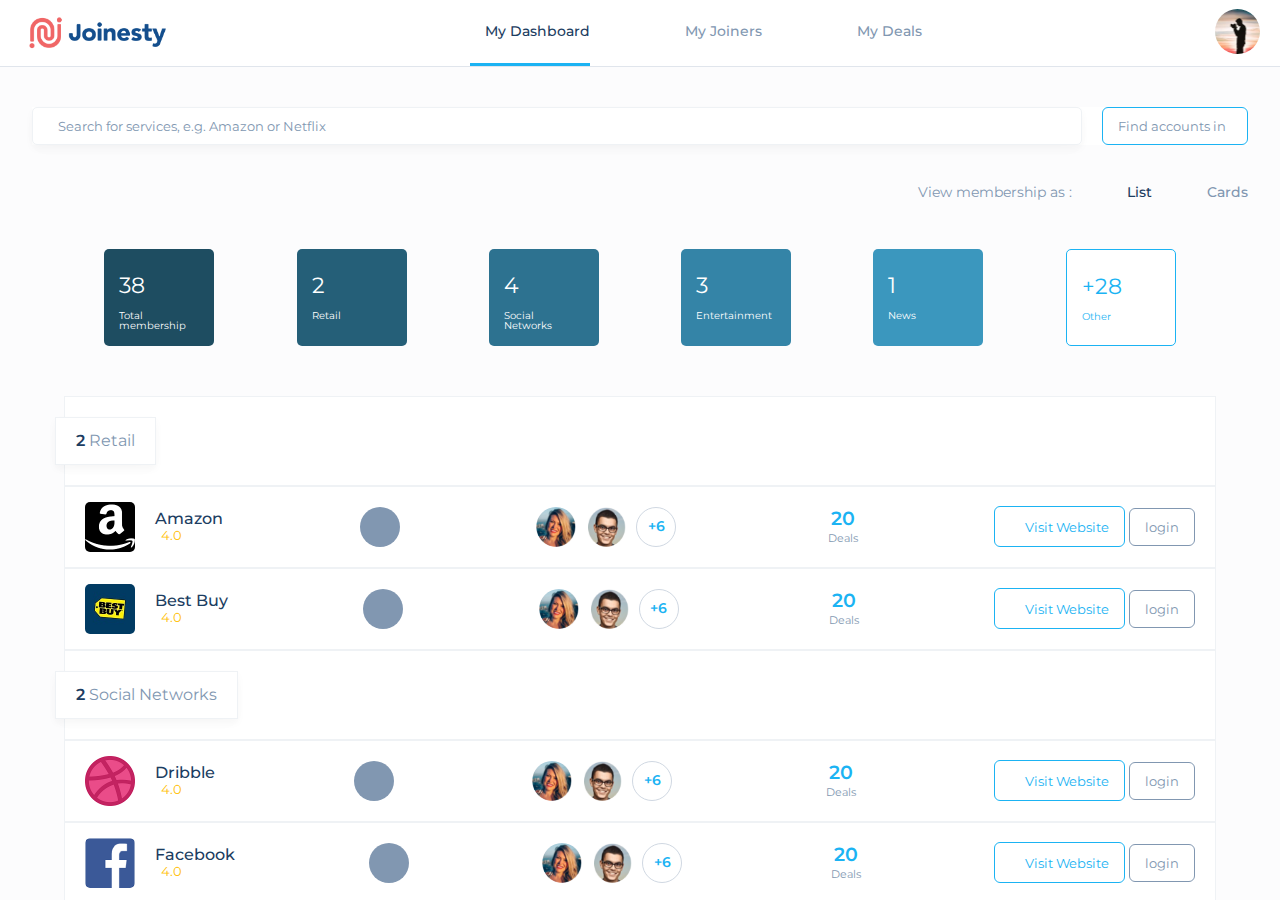
<file: dashboard-2/index.html>
<!DOCTYPE html>
<html lang="en">

<head>
    <meta charset="UTF-8">
    <meta name="viewport" content="width=device-width, initial-scale=1.0">
    <meta http-equiv="X-UA-Compatible" content="ie=edge">
    <meta name="description" content=" Joinesty Dashboard ">
    <meta name="keywords" content="HTML,CSS,SCSS">
    <meta name="author" content="Harshiv Patel">
    <title> Joinesty | Dashboard </title>
    <link rel="stylesheet" href="css/styles.css">
    <!-- Font-awesome -->
    <link rel="stylesheet" href="https://use.fontawesome.com/releases/v5.7.2/css/all.css"
        integrity="sha384-fnmOCqbTlWIlj8LyTjo7mOUStjsKC4pOpQbqyi7RrhN7udi9RwhKkMHpvLbHG9Sr" crossorigin="anonymous">
    <!-- Goole fonts -->
    <link href="https://fonts.googleapis.com/css?family=Montserrat:400,500,600" rel="stylesheet">
    <!-- Custom Css Link -->
    <link rel="stylesheet" href="css/styles.css">

</head>

<body>
    <div class="site-wrapper">
        <!-- Start : Site-Header -->
        <header id="topbar">
            <!-- Brand logo -->
            <figure class="brand-logo">
                <img src="img/joinesty-logo.jpg" alt="joinesty-logo">
            </figure>
            <!-- Start : Topbar navigation -->
            <nav class="nav-topbar">
                <ul class="nav-menu">
                    <li class="nav-item">
                        <a href="#" class="nav-link active">
                            <span class="fa fa-home"></span>
                            <span> My Dashboard </span>
                        </a>
                    </li>
                    <li class="nav-item">
                        <a href="#" class="nav-link ">
                            <span class="fa fa-users"></span>
                            <span> My Joiners </span>
                        </a>
                    </li>
                    <li class="nav-item">
                        <a href="#" class="nav-link ">
                            <span class="fa fa-tag icons"></span>
                            <span> My Deals </span>
                        </a>
                    </li>
                </ul>
            </nav>
            <!-- User Image -->
            <figure class="user-image">
                <img src="img/users/user-image.jfif" alt="user-image">
            </figure>
            <!-- End : Topbar navigation -->
        </header>
        <!-- End : Site-Header -->
        <!-- Start : Main Body -->
        <main class="main-contentWrapper">
            <!-- Start : Sidebar -->
            <aside id="sidebar">
                <nav class="nav-sidebar">
                    <ul class="nav-menu">
                        <li class="nav-item">
                            <a href="#" class="nav-link active">
                                <div class="wrap-left">
                                    <span class="fa fa-sort-amount-up"></span>
                                    <span> All accounts </span>
                                </div>
                                <div class="wrap-right">
                                    <span class="count">30</span>
                                </div>
                            </a>
                        </li>
                        <li class="nav-item">
                            <a href="#" class="nav-link">
                                <div class="wrap-left">
                                    <span class="fa fa-share-alt"></span>
                                    <span> Shared with me </span>
                                </div>
                                <div class="wrap-right">
                                    <span class="count">4</span>
                                </div>
                            </a>
                        </li>
                        <li class="nav-item">
                            <a href="#" class="nav-link">
                                <div class="wrap-left">
                                    <span class="fa fa-filter"></span>
                                    <span> Once I have shared </span>
                                </div>
                                <div class="wrap-right">
                                    <span class="count"> 0 </span>
                                </div>
                            </a>
                        </li>
                        <li class="nav-item">
                            <a href="#" class="nav-link">
                                <div class="wrap-left">
                                    <span class="fa fa-envelope"></span>
                                    <span> Found in email </span>
                                </div>
                                <div class="wrap-right">
                                    <span class="count">0</span>
                                </div>
                            </a>
                        </li>

                    </ul>
                </nav>
                <div class="chrome-ads">
                    <figure class="chrome-logo">
                        <img src="img/social/chrome-logo.png" alt="">
                    </figure>
                    <h4 class="text-dark"> Add our Extension </h4>
                    <p>To make the most of Joinesty install our browser extension</p>
                    <button class="btn btn-primary text-white button-chrome">Install Extension</button>
                </div>
            </aside>
            <!-- End : Sidebar -->
            <!-- Start : Site Content -->
            <section class="section-siteContent">
                <!-- Search Bar -->
                <div class="search-bar bg-color-white">
                    <div class="search">
                        <label class="fas fa-search" for="search"></label>
                        <input type="text" id="search" placeholder="Search for services, e.g. Amazon or Netflix ">
                    </div>
                    <button class="btn btn-white btn-acct text-light "> Find accounts in &nbsp<span
                            class="fab fa-google"></span></button>
                </div>
                <!-- List and card options -->
                <div class="options">
                    <span> View membership as : </span>
                    <a href="" class="active"> <span class="list fa fa-list-ul"></span> List </a>
                    <a href=""> <span class="cards fa fa-th"></span> Cards </a>
                </div>
                <!-- Wrapper div for scrollable section -->
                <div class="wrapper">
                    <!-- Start : Dashboard Cards -->
                    <div class="cards-wrapper text-white">
                        <!-- card 1 -->
                        <article class="card card-1">
                            <span class="fa fa-user"></span>
                            <span class="count"> 38 </span>
                            <span class="description"> Total membership </span>
                        </article>
                        <!-- card 2 -->
                        <article class="card card-2">
                            <span class="fa fa-shopping-cart"></span>
                            <span class="count"> 2 </span>
                            <span class="description"> Retail </span>
                        </article>
                        <!-- card 3 -->
                        <article class="card card-3">
                            <span class="fa fa-comments"></span>
                            <span class="count"> 4 </span>
                            <span class="description"> Social Networks </span>
                        </article>
                        <!-- card 4 -->
                        <article class="card card-4">
                            <span class="fa fa-film"></span>
                            <span class="count"> 3 </span>
                            <span class="description"> Entertainment </span>
                        </article>
                        <!-- card 5 -->
                        <article class="card card-5">
                            <span class="fa fa-calendar"></span>
                            <span class="count"> 1 </span>
                            <span class="description"> News </span>
                        </article>
                        <!-- card 6 -->
                        <article class="card card-6 bg-color-white ">
                            <span class="fa fa-bars"></span>
                            <span class="count"> +28 </span>
                            <span class="description "> Other </span>
                        </article>
                    </div>
                    <!-- End : Dashboard Cards -->
                    <!-- Start : Social Action -->
                    <section class="social-actions ">
                        <div class="header-social bg-color-white">
                            <div class="divider-title bg-color-white"> <span class="count"> 2 </span> Retail </div>
                        </div>
                        <!-- Start : Social card -->
                        <article class="social-card bg-color-white">
                            <div class="brand-wrap">
                                <figure class="social-brand">
                                    <img src="img/social/amazon.png" alt="Amazon">
                                </figure>
                                <div class="media-body">
                                    <h4 class="brand-title">Amazon</h4>
                                    <div class="rate text-warning">
                                        <span class="fas fa-star "></span>
                                        <span class="fas fa-star"></span>
                                        <span class="fas fa-star"></span>
                                        <span class="fas fa-star"></span>
                                        <span class="far fa-star"></span>
                                        <span class="count"> &nbsp 4.0 </span>
                                    </div>
                                </div>
                            </div>
                            <div class="cart bg-color-light text-white">
                                <span class="fas fa-cart-plus "></span>
                            </div>
                            <div class="social-users">
                                <figure class="users">
                                    <img src="img/users/user_HR.PNG" alt="user_HR">
                                </figure>
                                <figure class="users">
                                    <img src="img/users/user_developer.PNG" alt="user_developer">
                                </figure>
                                <span class="extra">+6</span>
                                <span class="fas fa-user-plus"></span>
                            </div>
                            <div class="deals">
                                <h3 class="count text-primary"> 20 </h3>
                                <p class="info"> Deals </p>
                            </div>
                            <div class="brand-buttons">
                                <button class="btn btn-white text-primary btn-visit"><span class="fa fa-share"></span>
                                    Visit Website </button>
                                <button class="btn btn-white text-light btn-login"> login </button>
                            </div>
                        </article>
                        <article class="social-card bg-color-white">
                            <div class="brand-wrap">
                                <figure class="social-brand">
                                    <img src="img/social/bestbuy.jpg" alt="bestbuy">
                                </figure>
                                <div class="media-body">
                                    <h4 class="brand-title">Best Buy</h4>
                                    <div class="rate text-warning">
                                        <span class="fas fa-star "></span>
                                        <span class="fas fa-star"></span>
                                        <span class="fas fa-star"></span>
                                        <span class="fas fa-star"></span>
                                        <span class="far fa-star"></span>
                                        <span class="count"> &nbsp 4.0 </span>
                                    </div>
                                </div>
                            </div>
                            <div class="cart bg-color-light text-white">
                                <span class="fas fa-cart-plus "></span>
                            </div>
                            <div class="social-users">
                                <figure class="users">
                                    <img src="img/users/user_HR.PNG" alt="user_HR">
                                </figure>
                                <figure class="users">
                                    <img src="img/users/user_developer.PNG" alt="user_developer">
                                </figure>
                                <span class="extra">+6</span>
                                <span class="fas fa-user-plus"></span>
                            </div>
                            <div class="deals">
                                <h3 class="count text-primary"> 20 </h3>
                                <p class="info"> Deals </p>
                            </div>
                            <div class="brand-buttons">
                                <button class="btn btn-white text-primary btn-visit"><span class="fa fa-share"></span>
                                    Visit Website </button>
                                <button class="btn btn-white text-light btn-login"> login </button>
                            </div>
                        </article>
                        <!-- End : Social card -->

                        <div class="header-social bg-color-white">
                            <div class="divider-title bg-color-white"> <span class="count"> 2 </span> Social Networks
                            </div>
                        </div>
                        <!-- Start : Social card -->
                        <article class="social-card bg-color-white">
                            <div class="brand-wrap">
                                <figure class="social-brand">
                                    <img src="img/social/Dribble.png" alt="Dribble">
                                </figure>
                                <div class="media-body">
                                    <h4 class="brand-title"> Dribble </h4>
                                    <div class="rate text-warning">
                                        <span class="fas fa-star "></span>
                                        <span class="fas fa-star"></span>
                                        <span class="fas fa-star"></span>
                                        <span class="fas fa-star"></span>
                                        <span class="fas fa-star"></span>
                                        <span class="count"> &nbsp 4.0 </span>
                                    </div>
                                </div>
                            </div>
                            <div class="cart bg-color-light text-white">
                                <span class="fas fa-cart-plus "></span>
                            </div>
                            <div class="social-users">
                                <figure class="users">
                                    <img src="img/users/user_HR.PNG" alt="user_HR">
                                </figure>
                                <figure class="users">
                                    <img src="img/users/user_developer.PNG" alt="user_developer">
                                </figure>
                                <span class="extra">+6</span>
                                <span class="fas fa-user-plus"></span>
                            </div>
                            <div class="deals">
                                <h3 class="count text-primary"> 20 </h3>
                                <p class="info"> Deals </p>
                            </div>
                            <div class="brand-buttons">
                                <button class="btn btn-white text-primary btn-visit"><span class="fa fa-share"></span>
                                    Visit Website </button>
                                <button class="btn btn-white text-light btn-login"> login </button>
                            </div>
                        </article>
                        <article class="social-card bg-color-white">
                            <div class="brand-wrap">
                                <figure class="social-brand">
                                    <img src="img/social/facebook.png" alt="Facebook">
                                </figure>
                                <div class="media-body">
                                    <h4 class="brand-title">Facebook</h4>
                                    <div class="rate text-warning">
                                        <span class="fas fa-star "></span>
                                        <span class="fas fa-star"></span>
                                        <span class="fas fa-star"></span>
                                        <span class="fas fa-star"></span>
                                        <span class="fas fa-star"></span>
                                        <span class="count"> &nbsp 4.0 </span>
                                    </div>
                                </div>
                            </div>
                            <div class="cart bg-color-light text-white">
                                <span class="fas fa-cart-plus "></span>
                            </div>
                            <div class="social-users">
                                <figure class="users">
                                    <img src="img/users/user_HR.PNG" alt="user_HR">
                                </figure>
                                <figure class="users">
                                    <img src="img/users/user_developer.PNG" alt="user_developer">
                                </figure>
                                <span class="extra">+6</span>
                                <span class="fas fa-user-plus"></span>
                            </div>
                            <div class="deals">
                                <h3 class="count text-primary"> 20 </h3>
                                <p class="info"> Deals </p>
                            </div>
                            <div class="brand-buttons">
                                <button class="btn btn-white text-primary btn-visit"><span class="fa fa-share"></span>
                                    Visit Website </button>
                                <button class="btn btn-white text-light btn-login"> login </button>
                            </div>
                        </article>
                        <!-- End : Social card -->
                    </section>
                    <!-- End : Social Action -->
                </div>
            </section>
        </main>
    </div>
    <!-- End : Site Content -->
    <!-- End : Main Body -->

</body>

</html>
</file>
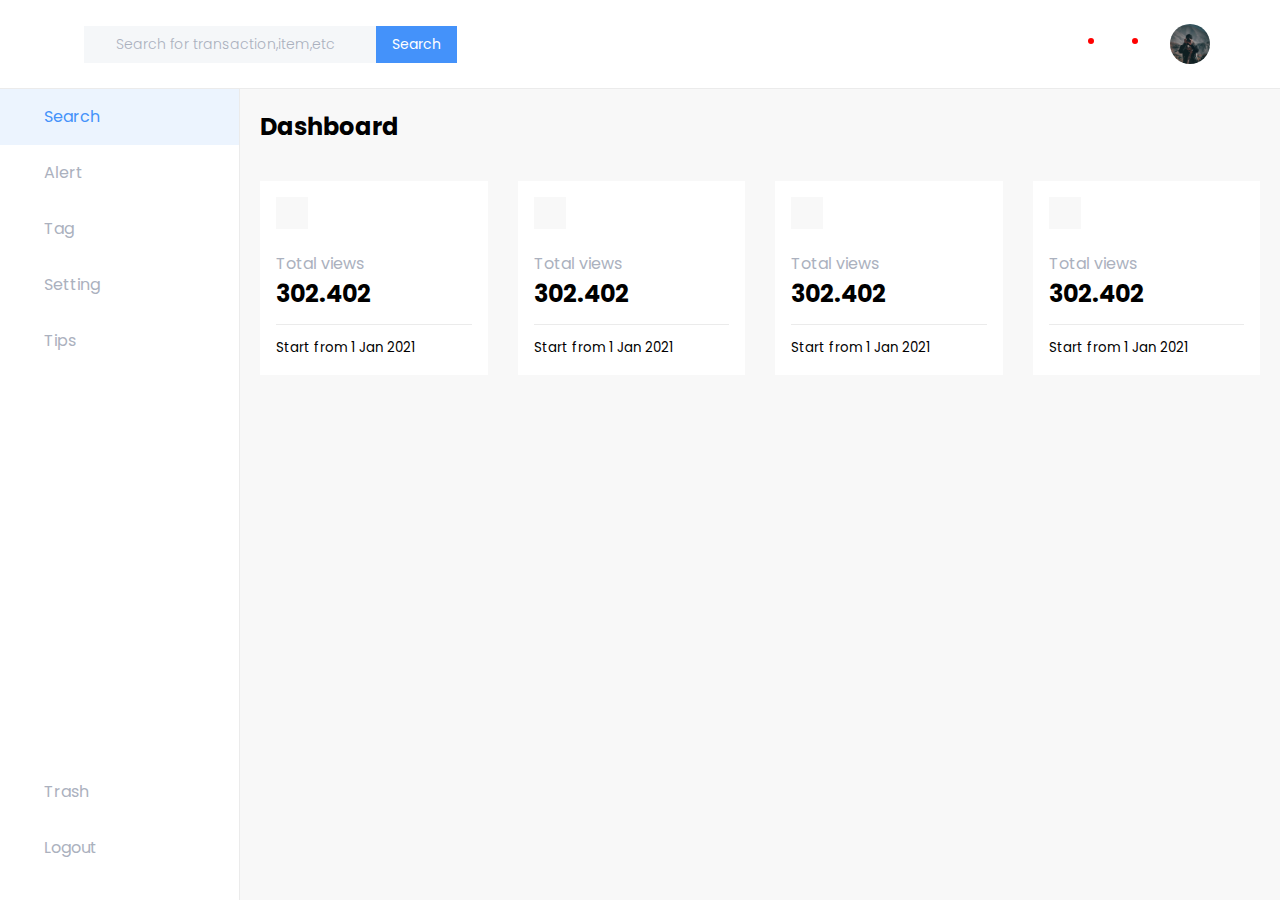
<file: dashboard-demo/index.html>
<!DOCTYPE html>
<html lang="en">

<head>
    <meta charset="UTF-8">
    <meta http-equiv="X-UA-Compatible" content="IE=edge">
    <meta name="viewport" content="width=device-width, initial-scale=1.0">
    <title>Dashboard</title>
    <!-- Font awesome -->
    <link rel="stylesheet" href="https://cdnjs.cloudflare.com/ajax/libs/font-awesome/6.1.2/css/all.min.css"
        integrity="sha512-1sCRPdkRXhBV2PBLUdRb4tMg1w2YPf37qatUFeS7zlBy7jJI8Lf4VHwWfZZfpXtYSLy85pkm9GaYVYMfw5BC1A=="
        crossorigin="anonymous" referrerpolicy="no-referrer" />
    <!-- Fonts -->
    <link rel="preconnect" href="https://fonts.googleapis.com">
    <link rel="preconnect" href="https://fonts.gstatic.com" crossorigin>
    <link href="https://fonts.googleapis.com/css2?family=Poppins:wght@300;400;500&display=swap" rel="stylesheet">
    <!-- Custom css -->
    <link rel="stylesheet" href="assets/css/styles.css">
</head>

<body>
    <!-- Wrapper -->
    <div class="d-flex flex-column h-100 ">
        <!-- Start : Header -->
        <header id="header">
            <div class="d-flex justify-content-between align-items-center">
                <div class="d-flex align-items-center">
                    <!-- Brand Logo -->
                    <label for="toggleSidebar" class="toggle-button cursor-pointer"><span
                            class="icon text-primary icon fa-solid fa-bars"></span></label>
                    <!-- Search Bar -->
                    <div class="search-bar-wrapper">
                        <label for="searchBar"><span class="icon fa-solid fa-magnifying-glass"></span></label>
                        <input type="text" id="searchBar" name="search" placeholder="Search for transaction,item,etc">
                        <button class="btn btn-primary">
                            Search
                        </button>
                    </div>
                </div>
                <!-- Actions -->
                <div class="action-bar d-flex align-items-center">
                    <a href="" class="notification">
                        <span class="icon fa-solid fa-message"></span>
                    </a>
                    <a href="" class="notification">
                        <span class="icon fa-solid fa-bell"></span>
                    </a>
                    <a class="dropdown d-flex align-items-center">
                        <div class="profile-wrap">
                            <img src="assets/images/profile-pic.jpg" alt="profile pic">
                        </div>
                        <span class="fa-solid fa-caret-down"></span>
                    </a>
                </div>
            </div>
        </header>
        <!-- End : Header -->
        <!-- Wrapper -->
        <div class="d-flex flex-grow-1 overflow-hidden position-relative">
            <!-- Start : Aside -->
            <input type="checkbox" id="toggleSidebar">
            <aside class="sidebar ">
                <div class="d-flex flex-column justify-content-between h-100">
                    <ul class="nav-list">
                        <li class="nav-item">
                            <a href="" class="nav-link active">
                                <span class="icon fa-solid fa-table-columns"></span>
                                <span class="nav-text">Search</span>
                            </a>
                        </li>
                        <li class="nav-item">
                            <a href="" class="nav-link">
                                <span class="fa fa-bell icon"></span>
                                <span class="nav-text">Alert</span>
                            </a>
                        </li>
                        <li class="nav-item">
                            <a href="" class="nav-link">
                                <span class="fa fa-tag icon"></span>
                                <span class="nav-text">Tag</span>
                            </a>
                        </li>
                        <li class="nav-item">
                            <a href="" class="nav-link">
                                <span class="fa fa-gear icon"></span>
                                <span class="nav-text">Setting</span>
                            </a>
                        </li>
                        <li class="nav-item">
                            <a href="" class="nav-link">
                                <span class="fa fa-address-book icon"></span>
                                <span class="nav-text">Tips</span>
                            </a>
                        </li>
                    </ul>

                    <ul class="nav-list mb-4">

                        <li class="nav-item">
                            <a href="" class="nav-link">
                                <span class="fa fa-trash icon"></span>
                                <span class="nav-text">Trash</span>
                            </a>
                        </li>
                        <li class="nav-item">
                            <a href="" class="nav-link">
                                <span class="fa fa-sign-out icon"></span>
                                <span class="nav-text">logout</span>
                            </a>
                        </li>
                    </ul>
                </div>
            </aside>
            <!-- End : Aside -->
            <!-- Start : Main Content -->
            <main id="main" class="flex-grow-1 overflow-auto">
                <h2>Dashboard</h2>
                <div class="row">
                    <!-- Card Wrapper -->
                    <div class="card-wrapper">
                        <!-- Card  -->
                        <div class="card">
                            <div class="icon-wrapper">
                                <span class="icon fa-solid fa-eye"></span>
                            </div>
                            <h4>Total views</h4>
                            <h2>302.402</h2>
                            <p><small>Start from 1 Jan 2021</small></p>
                        </div>
                    </div>
                    <!-- Card Wrapper -->
                    <div class="card-wrapper">
                        <!-- Card  -->
                        <div class="card">
                            <div class="icon-wrapper">
                                <span class="icon fa-solid fa-eye"></span>
                            </div>
                            <h4>Total views</h4>
                            <h2>302.402</h2>
                            <p><small>Start from 1 Jan 2021</small></p>
                        </div>
                    </div>
                    <!-- Card Wrapper -->
                    <div class="card-wrapper">
                        <!-- Card  -->
                        <div class="card">
                            <div class="icon-wrapper">
                                <span class="icon fa-solid fa-eye"></span>
                            </div>
                            <h4>Total views</h4>
                            <h2>302.402</h2>
                            <p><small>Start from 1 Jan 2021</small></p>
                        </div>
                    </div>
                    <!-- Card Wrapper -->
                    <div class="card-wrapper">
                        <!-- Card  -->
                        <div class="card">
                            <div class="icon-wrapper">
                                <span class="icon fa-solid fa-eye"></span>
                            </div>
                            <h4>Total views</h4>
                            <h2>302.402</h2>
                            <p><small>Start from 1 Jan 2021</small></p>
                        </div>
                    </div>
                </div>
                
            </main>
            <!-- End : Main Content -->
        </div>
    </div>
</body>

</html>
</file>
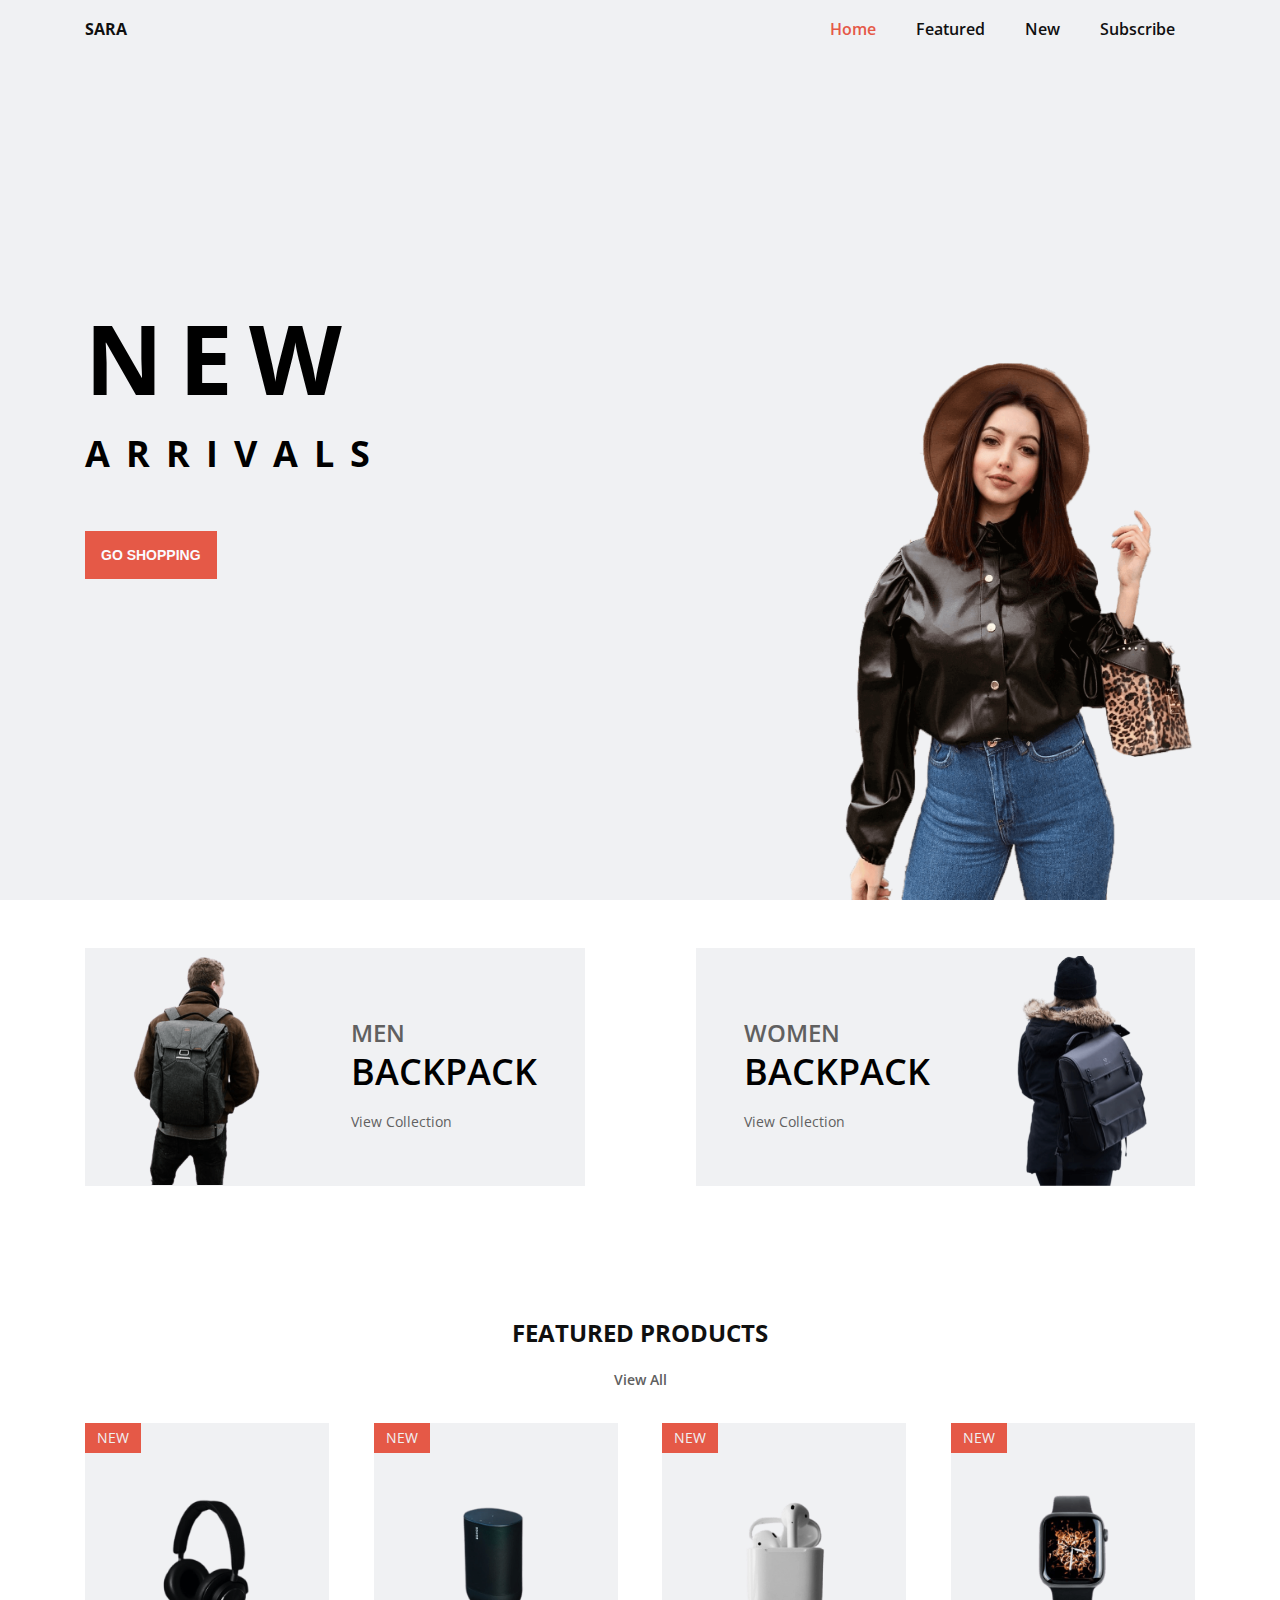
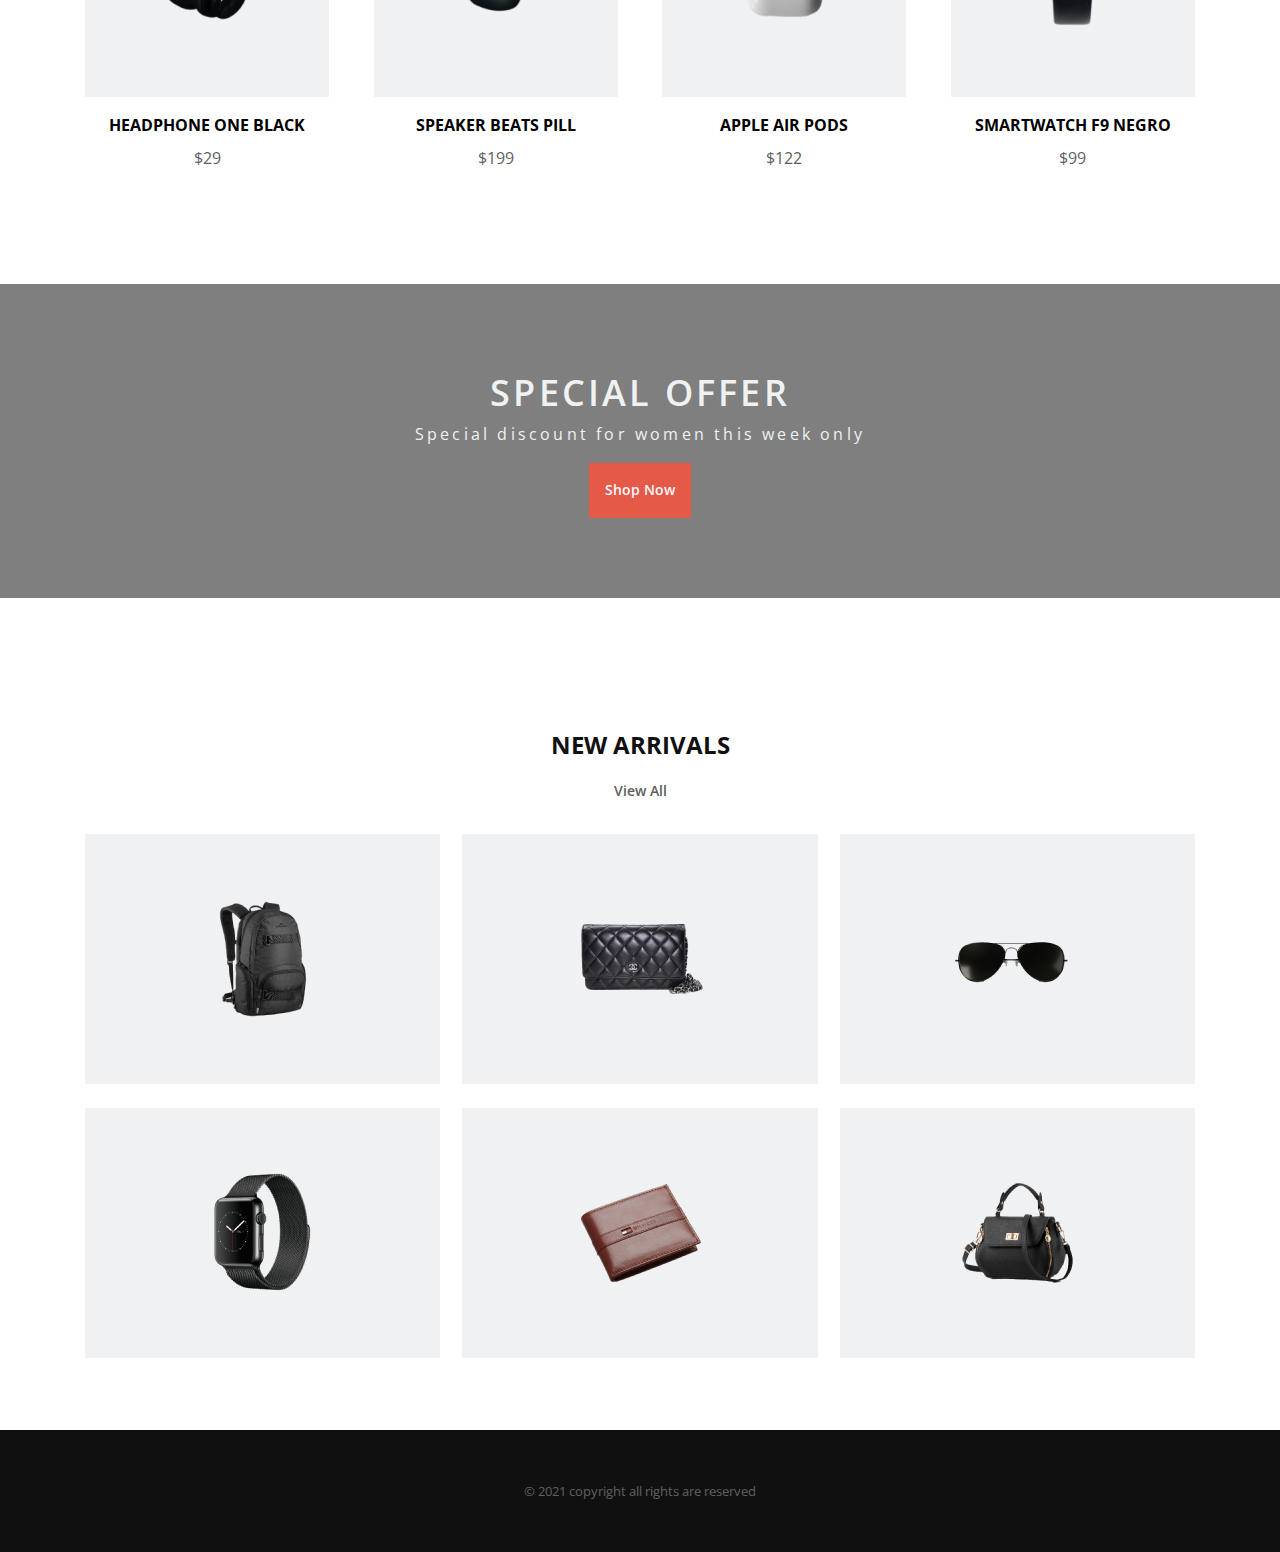
<file: ecommerce/index.html>
<!DOCTYPE html>
<html lang="en">

<head>
    <meta charset="UTF-8">
    <meta http-equiv="X-UA-Compatible" content="IE=edge">
    <meta name="viewport" content="width=device-width, initial-scale=1.0">
    <title>Ecomerce</title>
    <!-- Font awesome -->
    <link rel="stylesheet" href="https://stackpath.bootstrapcdn.com/font-awesome/4.7.0/css/font-awesome.min.css"
    integrity="sha384-wvfXpqpZZVQGK6TAh5PVlGOfQNHSoD2xbE+QkPxCAFlNEevoEH3Sl0sibVcOQVnN" crossorigin="anonymous">
    <!-- Custom CSS -->
    <!-- <link rel="stylesheet" href="assets/css/style.css"> -->
    <link rel="stylesheet" href="assets/css/style.css">
</head>

<body>
    <!-- Start : Header  -->
    <header id="header">
        <div class="container">
            <nav class="nav d-flex align-items-center justify-content-between">
                <div>
                    <a href="#" class="brand-logo">SARA</a>
                </div>

                <div class="nav-menu" id="navMenu">
                    <ul class="nav-list d-flex">
                        <li class="nav-item"><a href="#home" class="nav-link active">Home </a></li>
                        <li class="nav-item"><a href="#home" class="nav-link">Featured </a></li>
                        <li class="nav-item"><a href="#home" class="nav-link">New </a></li>
                        <li class="nav-item"><a href="#home" class="nav-link">Subscribe </a></li>
                        
                    </ul>
                </div>
            </nav>
        </div>
    </header>
    <!-- End : Header  -->

    <!-- Start : Main -->
    <main id="main-content">
        <!-- Start: Hero Section -->
    
        <section class="hero-section">
            <div class="container">
                <div class="hero-container d-flex align-items-center ">
                    <div class="home-data">
                        <h1 class="home-title">NEW <br><span>ARRIVALS</span></h1>
                        <button class="button">GO SHOPPING</button>
                    </div>
                    <img src="assets/img/home.png" class="home-img" alt="home">
                </div>
            </div>
        </section>
        <!-- End: Hero Section -->
       
       <!-- Start : Collection -->
        <section class="collection section">
            <div class="container">
                <div class="row justify-content-between">

                    <div class="collection-box">
                        <img src="assets/img/backpackMan.png" class="collection-img" alt="collection image">
                        <div class="collection-data">
                            <h2 class="collection-title"><span class="collection-subtitle">Men</span><br>Backpack</h2>
                            <a href="#" class="collection-view">View Collection</a>
                        </div>
                    </div>

                    <div class="collection-box">
                        <div class="collection-data">
                            <h2 class="collection-title"><span class="collection-subtitle">Women</span><br>Backpack</h2>
                            <a href="#" class="collection-view">View Collection</a>
                        </div>
                        <img src="assets/img/backpackWoman.png" class="collection-img" alt="collection image">
                    </div>

                </div>
            </div>
        </section>
        <!-- End : Collection -->

        <!-- Start : Featured Product -->
        <section class="featured section">
            <div class="container">
                <h2 class="section-title">FEATURED PRODUCTS</h2>
                <a href="#" class="section-all">View All</a>

                <div class="row justify-content-between">
                    <!-- Product 1 -->
                    <div class="featured-product">
                        <div class="featured-box">
                            <div class="featured-new">NEW</div>
                            <img src="assets/img/feature1.png" class="featured-img" alt="Featured Images">
                        </div>

                        <div class="featured-data">
                            <h3 class="featured-name">Headphone One Black</h3>
                            <span class="featured-price">$29</span>
                        </div>

                    </div>
                    <!-- Product 2 -->

                    <div class="featured-product">
                        <div class="featured-box">
                            <div class="featured-new">NEW</div>
                            <img src="assets/img/feature2.png" class="featured-img" alt="Featured Images">
                        </div>

                        <div class="featured-data">
                            <h3 class="featured-name">Speaker Beats Pill</h3>
                            <span class="featured-price">$199</span>
                        </div>
                    </div>

                    <!-- Product 3 -->
                    <div class="featured-product">
                        <div class="featured-box">
                            <div class="featured-new">NEW</div>
                            <img src="assets/img/feature3.png" class="featured-img" alt="Featured Images">
                        </div>

                        <div class="featured-data">
                            <h3 class="featured-name">Apple Air Pods</h3>
                            <span class="featured-price">$122</span>
                        </div>
                    </div>
                    <!-- Product 4 -->
                    <div class="featured-product">
                        <div class="featured-box">
                            <div class="featured-new">NEW</div>
                            <img src="assets/img/feature4.png" class="featured-img" alt="Featured Images">
                        </div>

                        <div class="featured-data">
                            <h3 class="featured-name">Smartwatch F9 Negro</h3>
                            <span class="featured-price">$99</span>
                        </div>
                    </div>
                </div>
            </div>
        </section>
        <!-- End : Featured Product -->


        <!-- Start : Special Offer -->
        <section class="section offer">
            <div class="offer-bg">
                <div class="offer-data">
                    <h2 class="offer-title">Special Offer</h2>
                    <p class="offer-description">
                        Special discount for women this week only
                    </p>
                    <a href="#" class="button">Shop Now</a>
                </div>
            </div>
        </section>
        <!-- End : Special Offer -->

        <!-- Start : New Arrivals -->
        <!-- New Arrivals -->
        <section class="section new" id="new">
            <div class="container">
                <h2 class="section-title">NEW ARRIVALS</h2>
                <a href="#" class="section-all">View All</a>
                <div class="row justify-content-between">
                    <div class="new-box">
                        <img src="assets/img/new1.png" class="new-img" alt="New Arrivals Image">

                        <div class="new-link">
                            <a href="#" class="button">VIEW PRODUCT</a>
                        </div>
                    </div>
                    <div class="new-box">
                        <img src="assets/img/new2.png" class="new-img" alt="New Arrivals Image">

                        <div class="new-link">
                            <a href="#" class="button">VIEW PRODUCT</a>
                        </div>
                    </div>
                    <div class="new-box">
                        <img src="assets/img/new3.png" class="new-img" alt="New Arrivals Image">

                        <div class="new-link">
                            <a href="#" class="button">VIEW PRODUCT</a>
                        </div>
                    </div>
                    <div class="new-box">
                        <img src="assets/img/new4.png" class="new-img" alt="New Arrivals Image">

                        <div class="new-link">
                            <a href="#" class="button">VIEW PRODUCT</a>
                        </div>
                    </div>
                    <div class="new-box">
                        <img src="assets/img/new5.png" class="new-img" alt="New Arrivals Image">

                        <div class="new-link">
                            <a href="#" class="button">VIEW PRODUCT</a>
                        </div>
                    </div>
                    <div class="new-box">
                        <img src="assets/img/new6.png" class="new-img" alt="New Arrivals Image">

                        <div class="new-link">
                            <a href="#" class="button">VIEW PRODUCT</a>
                        </div>
                    </div>
                </div>
            </div>

        </section>
        <!-- End : New Arrivals -->

        <!-- Footer -->
        <footer class="footer section">
            <div class="container">
                <div class="d-flex justify-content-center align-items-center">
                    <p><small>&#169; 2021 copyright all rights are reserved </small></p>
                </div>
            </div>
        </footer>
    </main>
    <!-- End : Main -->
</body>

</html>
</file>
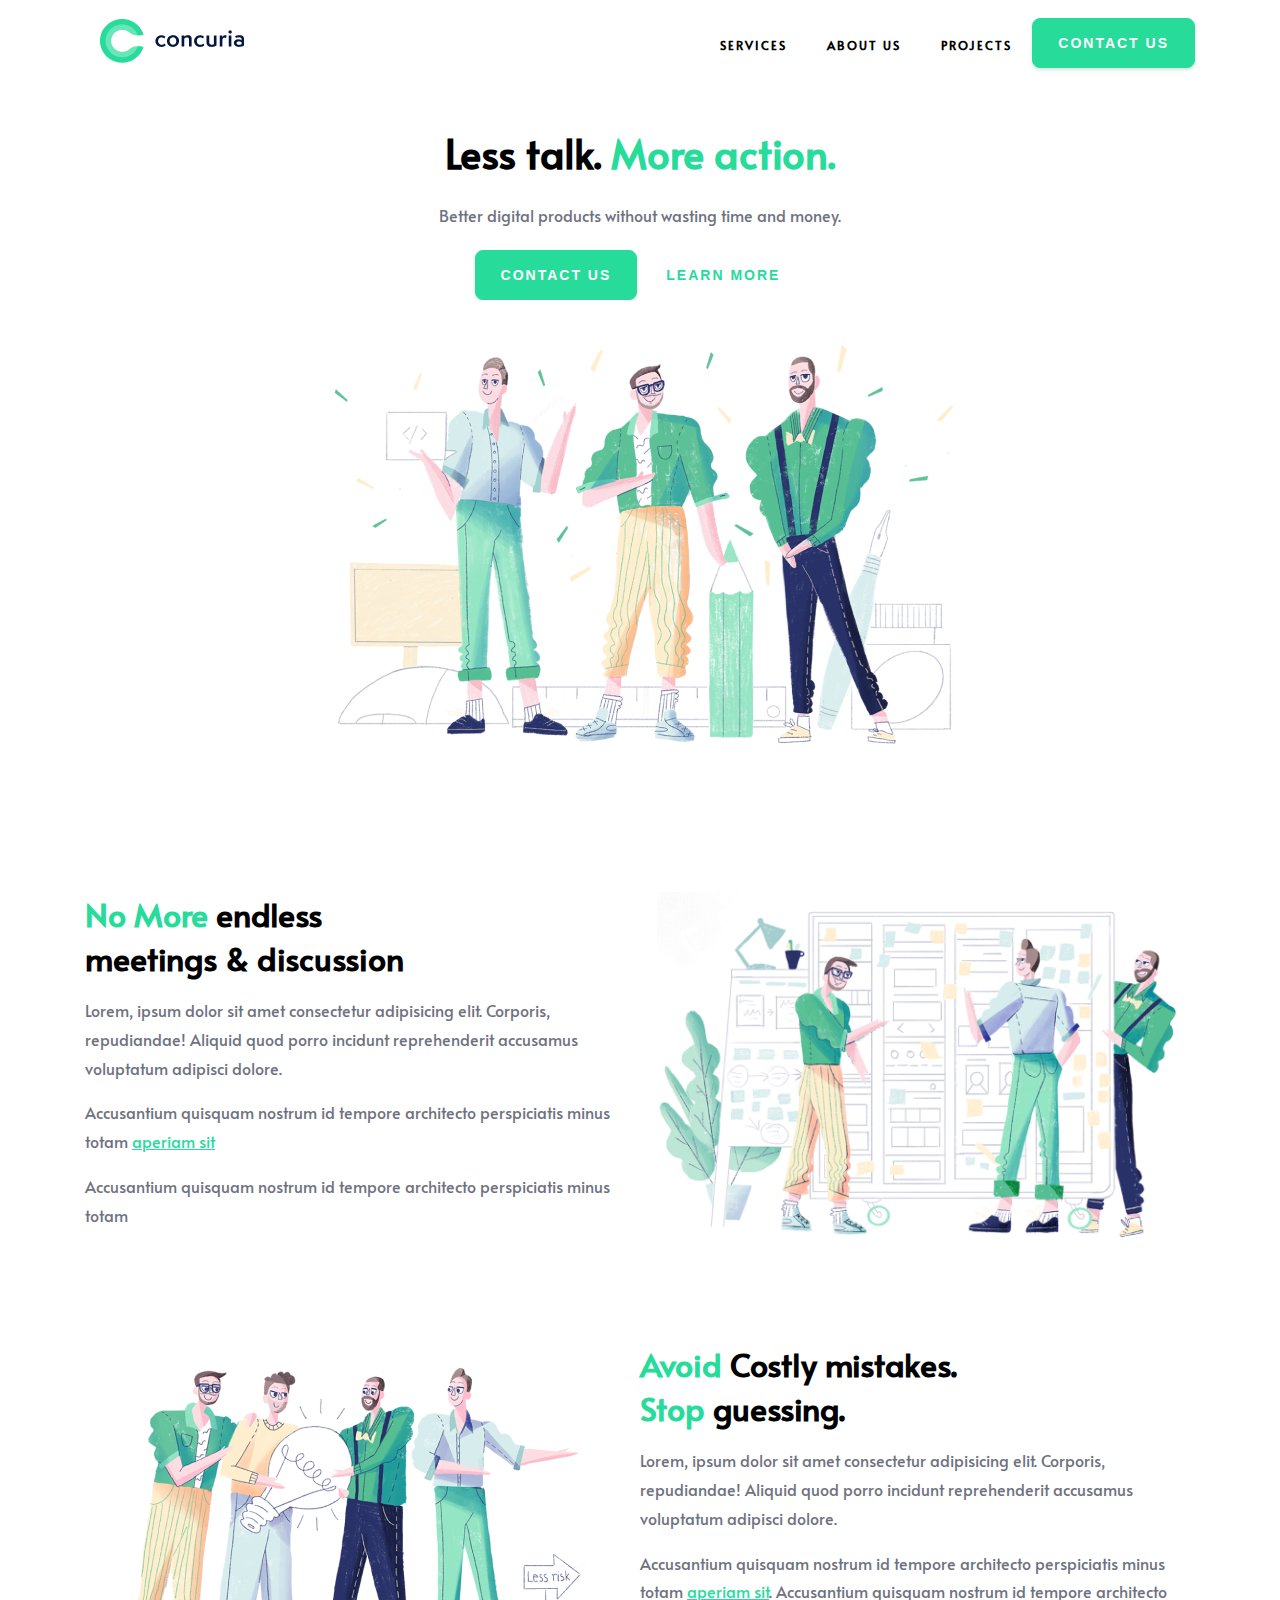
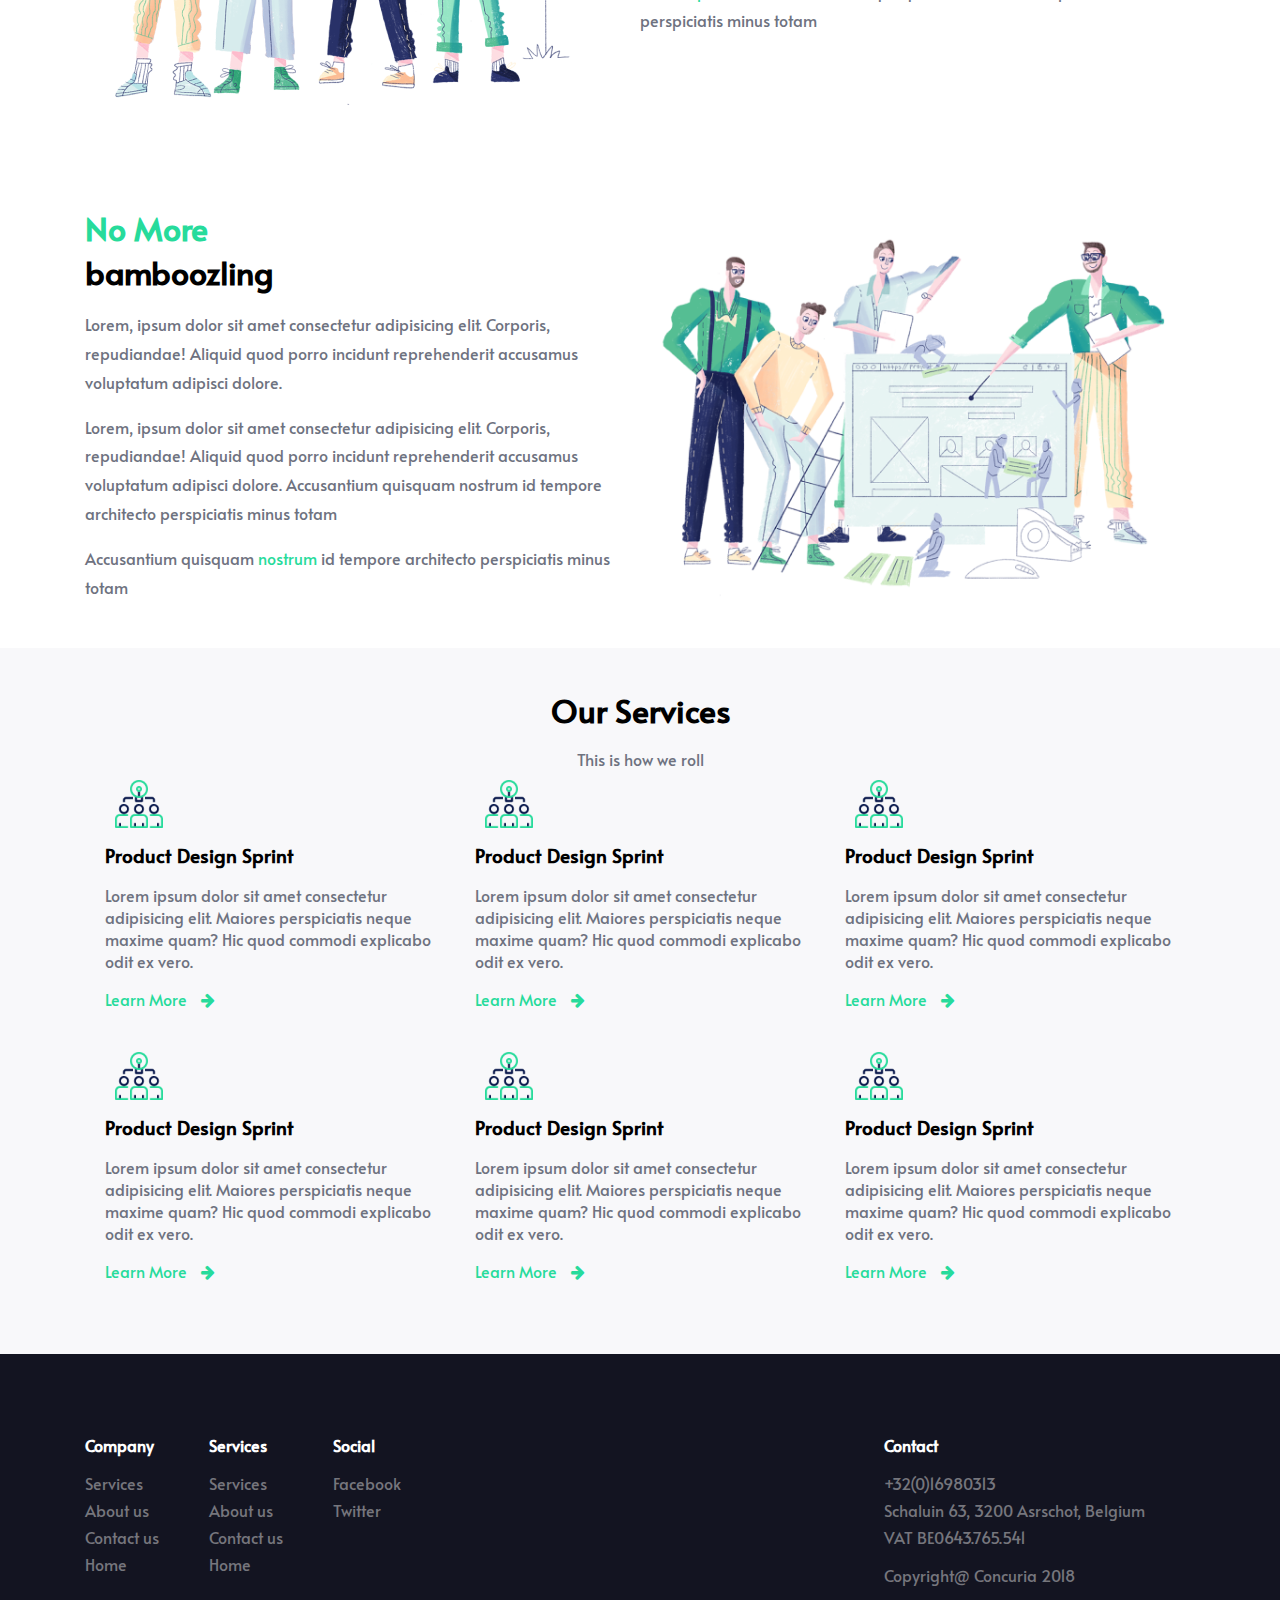
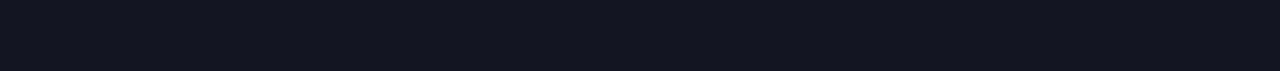
<file: landingPagedemo/index.html>
<!DOCTYPE html>
<html lang="en">

<head>
  <meta charset="UTF-8">
  <meta name="viewport" content="width=device-width, initial-scale=1.0">
  <meta http-equiv="X-UA-Compatible" content="ie=edge">
  <title>Landing Page</title>

  <!-- Google font -->
  <link href="https://fonts.googleapis.com/css?family=Alata&display=swap" rel="stylesheet">

  <!-- Font Awesome -->
  <link rel="stylesheet" href="https://stackpath.bootstrapcdn.com/font-awesome/4.7.0/css/font-awesome.min.css">
  <!-- App style -->
  <link rel="stylesheet" href="assets/css/style.css">
  
</head>

<body>

  <!-- Header area -->
  <div id="header" class="container">
    <header id="mainHeader" class="main-header">

      <a href="#" class="brand-logo">
        <img src="assets/images/logo.png" alt="Logo Image">
      </a>
      <!-- Navigation area -->
      <nav class="navbar">
        <ul class="nav-list">
          <li class="nav-item">
            <a href="#" class="nav-link">Services</a>
          </li>
          <li class="nav-item">
            <a href="#" class="nav-link">About us</a>
          </li>
          <li class="nav-item">
            <a href="#" class="nav-link">Projects</a>
          </li>
          <li>
            <button class="nav-button btn btn-primary">Contact Us</button>
          </li>
        </ul>
      </nav>
      <!-- Navigation area -->

    </header>
  </div>
  <!-- Header area -->

  <main>

    <!-- Hero section -->
    <section id="heroSection" class="section-area">
      <div class="container">
        <div class="section-content">
          <h1>
            <span>Less talk.</span>
            <span class="text-primary">More action.</span>
          </h1>
          <p class="text-secondary mb-4">Better digital products without wasting time and money.</p>
          <div class="action-btn">
            <button class="btn btn-primary">
              Contact us
            </button>
            <button class="btn btn-secondary">
              Learn more
            </button>
          </div>
          <figure>
            <img src="assets/images/hero-img.png" alt="Hero image" class="img-fluid">
          </figure>
        </div>
      </div>
    </section>
    <!-- Hero section -->

    <!-- Section 2 -->
    <section class="section-area">
      <div class="row container">
        <div class="section-content">
          <h2>
            <span class="text-primary">No More</span>
            <span>endless <br> meetings &amp; discussion</span>
          </h2>
          <p class="description mb-3">
            Lorem, ipsum dolor sit amet consectetur adipisicing elit. Corporis, repudiandae! Aliquid quod porro incidunt
            reprehenderit accusamus voluptatum adipisci dolore. </p>
          <p class="description  mb-3"> Accusantium quisquam nostrum id tempore
            architecto perspiciatis minus totam <a href="#">aperiam sit</a></p>
          </p>
          <p class="description"> Accusantium quisquam nostrum id tempore
            architecto perspiciatis minus totam </p>
          </p>
        </div>
        <div class="section-img">
          <figure>
            <img src="assets/images/section1.png" alt="Section 1 Image" class="img-fluid">
          </figure>
        </div>
      </div>
    </section>
    <!-- Section 2 -->

    <!-- Section 3 -->
    <section class="section-area">
      <div class="row container">
        <div class="section-img">
          <figure>
            <img src="assets/images/section2.png" class="img-fluid" alt="Section 2 Image">
          </figure>
        </div>
        <div class="section-content">
          <h2>
            <span class="text-primary">Avoid </span>
            <span>Costly mistakes. </span> <br>
            <span class="text-primary">Stop</span>
            <span>guessing. </span>
          </h2>
          <p class="description mb-3">
            Lorem, ipsum dolor sit amet consectetur adipisicing elit. Corporis, repudiandae! Aliquid quod porro incidunt
            reprehenderit accusamus voluptatum adipisci dolore. </p>
          <p class="description  mb-3"> Accusantium quisquam nostrum id tempore
            architecto perspiciatis minus totam <a href="#">aperiam sit</a>. Accusantium quisquam nostrum id tempore
            architecto perspiciatis minus totam </p>
          </p>
        </div>
      </div>
    </section>
    <!-- Section 3 -->

    <!-- Section 4 -->
    <section class="section-area">
      <div class="row container">
        <div class="section-content">
          <h2>
            <span class="text-primary">No More</span> <br>
            <span>bamboozling</span>
          </h2>
          <p class="description mb-3">
            Lorem, ipsum dolor sit amet consectetur adipisicing elit. Corporis, repudiandae! Aliquid quod porro incidunt
            reprehenderit accusamus voluptatum adipisci dolore. </p>
          <p class="description  mb-3"> Lorem, ipsum dolor sit amet consectetur adipisicing elit. Corporis, repudiandae!
            Aliquid quod porro incidunt
            reprehenderit accusamus voluptatum adipisci dolore. Accusantium quisquam nostrum id tempore
            architecto perspiciatis minus totam </p>
          </p>
          <p class="description"> Accusantium quisquam <a>nostrum</a> id tempore
            architecto perspiciatis minus totam </p>
          </p>
        </div>
        <div class="section-img">
          <figure>
            <img src="assets/images/section3.png" class="img-fluid" alt="Section 3 Image">
          </figure>
        </div>
      </div>
    </section>
    <!-- Section 4 -->

    <!-- Service area -->
    <section id="serviceSection" class="section-area">
      <div class="container">
        <header class="section-header">
          <h2 class="title">
            Our Services
          </h2>
          <p class="sub-title text-secondary">This is how we roll</p>
        </header>
        <div class="service-content">
          <div class="card">
            <img src="assets/images/service-icon1.png" alt="Service Icon">
            <h3 class="card-title">Product Design Sprint</h3>
            <p class="card-content">
              Lorem ipsum dolor sit amet consectetur adipisicing elit. Maiores perspiciatis neque maxime quam? Hic quod
              commodi explicabo odit ex vero.
            </p>
            <a href="#" class=" card-action-btn">
              <span>Learn More</span>
              <span class="fa fa-arrow-right"></span>
            </a>
          </div>
          <div class="card">
            <img src="assets/images/service-icon1.png" alt="Service Icon">
            <h3 class="card-title">Product Design Sprint</h3>
            <p class="card-content">
              Lorem ipsum dolor sit amet consectetur adipisicing elit. Maiores perspiciatis neque maxime quam? Hic quod
              commodi explicabo odit ex vero.
            </p>
            <a href="#" class=" card-action-btn">
              <span>Learn More</span>
              <span class="fa fa-arrow-right"></span>
            </a>
          </div>
          <div class="card">
            <img src="assets/images/service-icon1.png" alt="Service Icon">
            <h3 class="card-title">Product Design Sprint</h3>
            <p class="card-content">
              Lorem ipsum dolor sit amet consectetur adipisicing elit. Maiores perspiciatis neque maxime quam? Hic quod
              commodi explicabo odit ex vero.
            </p>
            <a href="#" class=" card-action-btn">
              <span>Learn More</span>
              <span class="fa fa-arrow-right"></span>
            </a>
          </div>
          <div class="card">
            <img src="assets/images/service-icon1.png" alt="Service Icon">
            <h3 class="card-title">Product Design Sprint</h3>
            <p class="card-content">
              Lorem ipsum dolor sit amet consectetur adipisicing elit. Maiores perspiciatis neque maxime quam? Hic quod
              commodi explicabo odit ex vero.
            </p>
            <a href="#" class=" card-action-btn">
              <span>Learn More</span>
              <span class="fa fa-arrow-right"></span>
            </a>
          </div>
          <div class="card">
            <img src="assets/images/service-icon1.png" alt="Service Icon">
            <h3 class="card-title">Product Design Sprint</h3>
            <p class="card-content">
              Lorem ipsum dolor sit amet consectetur adipisicing elit. Maiores perspiciatis neque maxime quam? Hic quod
              commodi explicabo odit ex vero.
            </p>
            <a href="#" class=" card-action-btn">
              <span>Learn More</span>
              <span class="fa fa-arrow-right"></span>
            </a>
          </div>
          <div class="card">
            <img src="assets/images/service-icon1.png" alt="Service Icon">
            <h3 class="card-title">Product Design Sprint</h3>
            <p class="card-content">
              Lorem ipsum dolor sit amet consectetur adipisicing elit. Maiores perspiciatis neque maxime quam? Hic quod
              commodi explicabo odit ex vero.
            </p>
            <a href="#" class=" card-action-btn">
              <span>Learn More</span>
              <span class="fa fa-arrow-right"></span>
            </a>
          </div>
        </div>
      </div>
    </section>
    <!-- Service area -->

  </main>

  <!-- Footer area -->
  <footer id="footer" class="main-footer">
    <div class="container">
      <div class="footer-link-wrapper">
        <div class="d-flex">
          <div class="footer-links">
            <h4 class="footer-link-title">Company</h4>
            <ul class="footer-list">
              <li class="footer-item">
                <a href="#" class="footer-link">Services</a>
              </li>
              <li class="footer-item">
                <a href="#" class="footer-link">About us</a>
              </li>
              <li class="footer-item">
                <a href="#" class="footer-link">Contact us</a>
              </li>
              <li class="footer-item">
                <a href="#" class="footer-link">Home</a>
              </li>
            </ul>
          </div>
          <div class="footer-links">
            <h4 class="footer-link-title">Services</h4>
            <ul class="footer-list">
              <li class="footer-item">
                <a href="#" class="footer-link">Services</a>
              </li>
              <li class="footer-item">
                <a href="#" class="footer-link">About us</a>
              </li>
              <li class="footer-item">
                <a href="#" class="footer-link">Contact us</a>
              </li>
              <li class="footer-item">
                <a href="#" class="footer-link">Home</a>
              </li>
            </ul>
          </div>
          <div class="footer-links">
            <h4 class="footer-link-title">Social</h4>
            <ul class="footer-list">
              <li class="footer-item">
                <a href="#" class="footer-link">Facebook</a>
              </li>
              <li class="footer-item">
                <a href="#" class="footer-link">Twitter</a>
              </li>
            </ul>
          </div>
        </div>
        <div>
          <div class="footer-links">
            <h4 class="footer-link-title">Contact </h4>
            <ul class="footer-list">
              <li class="footer-item">
                <p>+32(0)16980313</p>
              </li>
              <li class="footer-item">
                <p>Schaluin 63, 3200 Asrschot, Belgium</p>
              </li>
              <li class="footer-item mb-3">
                <p>VAT BE0643.765.541</p>
              </li>
              <li class="footer-item">
                <p>Copyright@ Concuria 2018</p>
              </li>
            </ul>
          </div>
        </div>
      </div>
    </div>
  </footer>
  <!-- Footer area -->
  <script src="https://ajax.googleapis.com/ajax/libs/jquery/3.4.1/jquery.min.js"></script>
  <script src="assets/main.js"></script>
</body>

</html>
</file>
<file: dashboard-2/css/styles.css>
html, body, div, span, applet, object, iframe, h1, h2, h3, h4, h5, h6, p, blockquote, pre, a, abbr, acronym, address, big, cite, code, del, dfn, em, img, ins, kbd, q, s, samp, small, strike, strong, sub, sup, tt, var, b, u, i, center, dl, dt, dd, ol, ul, li, fieldset, form, label, legend, table, caption, tbody, tfoot, thead, tr, th, td, article, aside, canvas, details, embed, figure, figcaption, footer, header, hgroup, menu, nav, output, ruby, section, summary, time, mark, audio, video {
  margin: 0;
  padding: 0;
}

* {
  -webkit-box-sizing: border-box;
          box-sizing: border-box;
}

html, body, div, span, applet, object, iframe, h1, h2, h3, h4, h5, h6, p, blockquote, pre, a, abbr, acronym, address, big, cite, code, del, dfn, em, img, ins, kbd, q, s, samp, small, strike, strong, sub, sup, tt, var, b, u, i, center, dl, dt, dd, ol, ul, li, fieldset, form, label, legend, table, caption, tbody, tfoot, thead, tr, th, td, article, aside, canvas, details, embed, figure, figcaption, footer, header, hgroup, menu, nav, output, ruby, section, summary, time, mark, audio, video {
  border: 0;
  font-size: 1rem;
  font: inherit;
  vertical-align: baseline;
}

article, aside, details, figcaption, figure, footer, header, hgroup, menu, nav, section {
  display: block;
}

body {
  line-height: 1;
}

ol,
ul, li {
  list-style: none;
}

blockquote,
q {
  quotes: none;
}

blockquote:before, blockquote:after {
  content: '';
  content: none;
}

q:before, q:after {
  content: '';
  content: none;
}

table {
  border-collapse: collapse;
  border-spacing: 0;
}

a {
  text-decoration: none;
  color: inherit;
}

html,
body {
  height: 100%;
  width: 100%;
}

body {
  color: #8197b1;
  font-family: "Montserrat", sans-serif;
}

.container {
  width: 80%;
  margin: 0 auto;
}

a {
  font-size: .9rem;
  font-weight: 500;
}

.fa {
  font-size: 1rem;
  margin-right: 15px;
}

::-webkit-input-placeholder, input {
  color: #8197b1;
  font-family: "Montserrat", sans-serif;
}

:-ms-input-placeholder, input {
  color: #8197b1;
  font-family: "Montserrat", sans-serif;
}

::-ms-input-placeholder, input {
  color: #8197b1;
  font-family: "Montserrat", sans-serif;
}

::placeholder, input {
  color: #8197b1;
  font-family: "Montserrat", sans-serif;
}

/* Background color scss*/
.bg-color-primary {
  background-color: #1bb3f3;
}

.bg-color-secondary {
  background-color: #6c757d;
}

.bg-color-success {
  background-color: #28a745;
}

.bg-color-danger {
  background-color: #dc3545;
}

.bg-color-info {
  background-color: #17a2b8;
}

.bg-color-warning {
  background-color: #ffc107;
}

.bg-color-light {
  background-color: #8197b1;
}

.bg-color-dark {
  background-color: #1c3d61;
}

.bg-color-white {
  background-color: #ffffff;
}

.bg-color-black {
  background-color: #000000;
}

/* Text color scss*/
.text-primary {
  color: #1bb3f3;
}

.text-secondary {
  color: #6c757d;
}

.text-success {
  color: #28a745;
}

.text-danger {
  color: #dc3545;
}

.text-info {
  color: #17a2b8;
}

.text-warning {
  color: #ffc107;
}

.text-light {
  color: #8197b1;
}

.text-dark {
  color: #1c3d61;
}

.text-white {
  color: #ffffff;
}

.text-black {
  color: #000000;
}

/* Buttons css*/
.btn {
  display: inline-block;
  text-align: center;
  white-space: nowrap;
  vertical-align: middle;
  -ms-touch-action: manipulation;
      touch-action: manipulation;
  border: none;
  outline: none;
  padding: 10px 15px;
  font-family: "Montserrat", sans-serif;
  border-radius: 6px;
  -webkit-border-radius: 6px;
  -moz-border-radius: 6px;
  -ms-border-radius: 6px;
  cursor: pointer;
  -webkit-transition: all 250ms ease-in-out;
  transition: all 250ms ease-in-out;
  border: 1px solid #1bb3f3;
}

.btn-primary {
  background-color: #1bb3f3;
}

.btn-secondary {
  background-color: #6c757d;
}

.btn-success {
  background-color: #28a745;
}

.btn-danger {
  background-color: #dc3545;
}

.btn-info {
  background-color: #17a2b8;
}

.btn-warning {
  background-color: #ffc107;
}

.btn-light {
  background-color: #8197b1;
}

.btn-dark {
  background-color: #1c3d61;
}

.btn-white {
  background-color: #ffffff;
}

.btn-black {
  background-color: #000000;
}

.card {
  position: relative;
  display: -webkit-box;
  display: -ms-flexbox;
  display: flex;
  -webkit-box-orient: vertical;
  -webkit-box-direction: normal;
      -ms-flex-direction: column;
          flex-direction: column;
  word-wrap: break-word;
  background-clip: border-box;
}

.site-wrapper {
  display: -webkit-box;
  display: -moz-flex;
  display: -ms-flexbox;
  display: flex;
  -moz-flex-direction: column;
  -ms-flex-direction: column;
  -webkit-box-orient: vertical;
  -webkit-box-direction: normal;
          flex-direction: column;
  width: 100%;
  height: 100%;
}

.site-wrapper .main-contentWrapper {
  -webkit-box-flex: 1;
      -ms-flex-positive: 1;
          flex-grow: 1;
  display: -webkit-box;
  display: -moz-flex;
  display: -ms-flexbox;
  display: flex;
  overflow: auto;
}

/* Topbar Css*/
#topbar {
  display: -webkit-box;
  display: -moz-flex;
  display: -ms-flexbox;
  display: flex;
  -webkit-box-align: center;
      -ms-flex-align: center;
          align-items: center;
  -webkit-box-pack: justify;
      -ms-flex-pack: justify;
          justify-content: space-between;
  height: 70px;
  padding: 0 20px;
  border-bottom: 1px solid #e0e5ec;
}

@media only screen and (max-width: 769px) {
  #topbar {
    padding: 20px;
  }
}

#topbar .brand-logo {
  width: auto;
  height: 50px;
}

#topbar .brand-logo img {
  width: inherit;
  height: inherit;
}

#topbar .nav-topbar {
  height: 100%;
}

@media only screen and (max-width: 769px) {
  #topbar .nav-topbar {
    display: none;
  }
}

#topbar .nav-menu {
  display: -webkit-box;
  display: -moz-flex;
  display: -ms-flexbox;
  display: flex;
  height: inherit;
}

#topbar .nav-menu .nav-link {
  display: -webkit-box;
  display: -moz-flex;
  display: -ms-flexbox;
  display: flex;
  -webkit-box-align: center;
      -ms-flex-align: center;
          align-items: center;
  margin: 0 40px;
  height: 100%;
  border-bottom: 3px solid transparent;
  -webkit-transition: .4s all;
  transition: .4s all;
}

#topbar .nav-menu .nav-link.active, #topbar .nav-menu .nav-link:hover {
  border-bottom: 3px solid #1bb3f3;
  color: #1c3d61;
}

#topbar .user-image img {
  width: 45px;
  height: 45px;
  border-radius: 50%;
  -webkit-border-radius: 50%;
  -moz-border-radius: 50%;
  -ms-border-radius: 50%;
}

/* Sidebar css */
#sidebar {
  display: -webkit-box;
  display: -moz-flex;
  display: -ms-flexbox;
  display: flex;
  -moz-flex-direction: column;
  -ms-flex-direction: column;
  -webkit-box-orient: vertical;
  -webkit-box-direction: normal;
          flex-direction: column;
  -webkit-box-flex: 0;
      -ms-flex: 0 0 240px;
          flex: 0 0 240px;
  width: 240px;
  padding: 20px 0;
  border-right: 1px solid #e0e5ec;
}

@media only screen and (max-width: 1281px) {
  #sidebar {
    display: none;
  }
}

#sidebar .nav-sidebar {
  -webkit-box-flex: 1;
      -ms-flex-positive: 1;
          flex-grow: 1;
}

#sidebar .nav-item .nav-link {
  display: -webkit-box;
  display: -moz-flex;
  display: -ms-flexbox;
  display: flex;
  -webkit-box-align: center;
      -ms-flex-align: center;
          align-items: center;
  -webkit-box-pack: justify;
      -ms-flex-pack: justify;
          justify-content: space-between;
  padding: 20px;
  -webkit-transition: .4s all;
  transition: .4s all;
}

#sidebar .nav-item .nav-link.active, #sidebar .nav-item .nav-link:hover {
  color: #1c3d61;
}

#sidebar .chrome-ads {
  width: 90%;
  height: auto;
  margin: 0 auto;
  border: 1px solid #e0e5ec;
  border-radius: 8px;
  -webkit-border-radius: 8px;
  -moz-border-radius: 8px;
  -ms-border-radius: 8px;
  text-align: center;
}

.chrome-ads .chrome-logo {
  margin: 15px;
}

.chrome-ads .chrome-logo img {
  width: 45px;
  height: 45px;
}

.chrome-ads h4 {
  font-weight: 500;
}

.chrome-ads p {
  margin: 10px;
  font-size: 0.75rem;
}

.chrome-ads .btn:hover {
  background-color: #ffffff;
  color: #1bb3f3;
  border: 1px solid #1bb3f3;
}

.chrome-ads .button-chrome {
  margin-bottom: 20px;
}

/* Site Content css */
.section-siteContent {
  -webkit-box-flex: 1 0 auto;
  -ms-flex: 1 0 auto;
  flex: 1 0 auto;
  display: -webkit-box;
  display: -moz-flex;
  display: -ms-flexbox;
  display: flex;
  -moz-flex-direction: column;
  -ms-flex-direction: column;
  -webkit-box-orient: vertical;
  -webkit-box-direction: normal;
          flex-direction: column;
  background-color: #fcfcfd;
}

@media only screen and (max-width: 769px) {
  .section-siteContent {
    width: 100%;
  }
}

.section-siteContent .wrapper {
  overflow: auto;
  margin-top: 40px;
}

.section-siteContent .search-bar {
  display: -webkit-box;
  display: -moz-flex;
  display: -ms-flexbox;
  display: flex;
  width: 95%;
  margin: 40px auto;
  -webkit-box-flex: 0 0 auto;
  -ms-flex: 0 0 auto;
  flex: 0 0 auto;
}

.section-siteContent .search-bar .search {
  -webkit-box-flex: 1 0 auto;
  -ms-flex: 1 0 auto;
  flex: 1 0 auto;
  border-radius: 5px;
  -webkit-border-radius: 5px;
  -moz-border-radius: 5px;
  -ms-border-radius: 5px;
  -webkit-box-shadow: 0 4px 8px 0 rgba(0, 0, 0, 0.03), 0 6px 20px 0 rgba(0, 0, 0, 0.01);
          box-shadow: 0 4px 8px 0 rgba(0, 0, 0, 0.03), 0 6px 20px 0 rgba(0, 0, 0, 0.01);
  border: 1px solid #eff2f5;
}

.section-siteContent .search-bar .search label {
  margin-left: 10px;
}

.section-siteContent .search-bar .search input {
  border-radius: inherit;
  -webkit-border-radius: inherit;
  -moz-border-radius: inherit;
  -ms-border-radius: inherit;
  width: 90%;
  padding: 10px 15px;
  border: none;
  outline: none;
}

.section-siteContent .search-bar .btn:hover {
  background-color: #1bb3f3;
  color: #ffffff;
}

.section-siteContent .search-bar .btn-acct {
  margin-left: 20px;
  border: 1px solid #1bb3f3;
}

.section-siteContent .options {
  display: -webkit-box;
  display: -moz-flex;
  display: -ms-flexbox;
  display: flex;
  -webkit-box-flex: 0 0 auto;
  -ms-flex: 0 0 auto;
  flex: 0 0 auto;
  width: 95%;
  margin: 0 auto;
  -webkit-box-pack: end;
      -ms-flex-pack: end;
          justify-content: flex-end;
}

@media only screen and (max-width: 769px) {
  .section-siteContent .options {
    -webkit-box-pack: center;
        -ms-flex-pack: center;
            justify-content: center;
  }
}

.section-siteContent .options span {
  font-size: .9rem;
}

.section-siteContent .options a {
  display: -webkit-box;
  display: -moz-flex;
  display: -ms-flexbox;
  display: flex;
  -webkit-box-align: center;
      -ms-flex-align: center;
          align-items: center;
  margin: 0 0 0 40px;
  font-family: "Montserrat", sans-serif;
  -webkit-transition: .4s all;
  transition: .4s all;
}

.section-siteContent .options a.active, .section-siteContent .options a:hover {
  color: #1c3d61;
}

.section-siteContent .cards-wrapper {
  -webkit-box-flex: 0 0 auto;
  -ms-flex: 0 0 auto;
  flex: 0 0 auto;
  width: 95%;
  margin: 0 auto 40px auto;
  display: -webkit-box;
  display: -moz-flex;
  display: -ms-flexbox;
  display: flex;
  -ms-flex-wrap: wrap;
      flex-wrap: wrap;
  -webkit-box-pack: space-evenly;
      -ms-flex-pack: space-evenly;
          justify-content: space-evenly;
}

.cards-wrapper .card {
  border-radius: 5px;
  -webkit-border-radius: 5px;
  -moz-border-radius: 5px;
  -ms-border-radius: 5px;
  padding: 20px;
  width: 150px;
  margin: 10px;
}

@media only screen and (max-width: 1441px) {
  .cards-wrapper .card {
    width: 130px;
  }
}

@media only screen and (max-width: 1281px) {
  .cards-wrapper .card {
    width: 110px;
    padding: 15px;
  }
}

@media only screen and (max-width: 769px) {
  .cards-wrapper .card {
    width: 40%;
    margin: 20px auto;
  }
}

.cards-wrapper .card .fa {
  margin-left: auto;
}

.cards-wrapper .card .count {
  font-size: 2.5rem;
  margin-top: 20px;
}

@media only screen and (max-width: 1441px) {
  .cards-wrapper .card .count {
    font-size: 1.6rem;
    margin-top: 10px;
  }
}

@media only screen and (max-width: 1281px) {
  .cards-wrapper .card .count {
    font-size: 1.4rem;
  }
}

@media only screen and (max-width: 769px) {
  .cards-wrapper .card .count {
    font-size: 1.6rem;
  }
}

.cards-wrapper .card .description {
  font-size: 0.75rem;
  margin-top: 20px;
}

@media only screen and (max-width: 1441px) {
  .cards-wrapper .card .description {
    font-size: 0.7rem;
    margin-top: 15px;
  }
}

@media only screen and (max-width: 1281px) {
  .cards-wrapper .card .description {
    font-size: 0.6rem;
    margin-top: 15px;
  }
}

@media only screen and (max-width: 769px) {
  .cards-wrapper .card .description {
    font-size: 0.9rem;
    margin-top: 20px;
  }
}

.cards-wrapper .card-1 {
  background-color: #1e4d61;
  -webkit-transition: all 250ms ease-in-out;
  transition: all 250ms ease-in-out;
}

.cards-wrapper .card-1:hover {
  background-color: black;
}

.cards-wrapper .card-2 {
  background-color: #255f78;
  -webkit-transition: all 250ms ease-in-out;
  transition: all 250ms ease-in-out;
}

.cards-wrapper .card-2:hover {
  background-color: black;
}

.cards-wrapper .card-3 {
  background-color: #2d7290;
  -webkit-transition: all 250ms ease-in-out;
  transition: all 250ms ease-in-out;
}

.cards-wrapper .card-3:hover {
  background-color: black;
}

.cards-wrapper .card-4 {
  background-color: #3484a7;
  -webkit-transition: all 250ms ease-in-out;
  transition: all 250ms ease-in-out;
}

.cards-wrapper .card-4:hover {
  background-color: black;
}

.cards-wrapper .card-5 {
  background-color: #3b97be;
  -webkit-transition: all 250ms ease-in-out;
  transition: all 250ms ease-in-out;
}

.cards-wrapper .card-5:hover {
  background-color: black;
}

.cards-wrapper .card-6 {
  background-color: #4fa4c9;
  -webkit-transition: all 250ms ease-in-out;
  transition: all 250ms ease-in-out;
}

.cards-wrapper .card-6:hover {
  background-color: black;
}

.cards-wrapper .card-6 {
  border: 1px solid #1bb3f3;
  background-color: white;
  color: #1bb3f3;
}

.cards-wrapper .card-6:hover {
  background-color: #1c3d61;
  border: 1px solid #1c3d61;
}

.section-siteContent .social-actions {
  -webkit-box-flex: 1 1 auto;
  -ms-flex: 1 1 auto;
  flex: 1 1 auto;
  width: 100%;
  padding: 0 5%;
  margin: 0 auto 40px auto;
  border-radius: 5px;
  -webkit-border-radius: 5px;
  -moz-border-radius: 5px;
  -ms-border-radius: 5px;
}

@media only screen and (max-width: 1025px) {
  .section-siteContent .social-actions {
    padding: 0 5%;
  }
}

.social-actions .header-social {
  display: -webkit-box;
  display: -moz-flex;
  display: -ms-flexbox;
  display: flex;
  position: relative;
  padding: 20px 0;
  border: 1px solid #eff2f5;
}

@media only screen and (max-width: 1025px) {
  .social-actions .header-social {
    padding: 15px 0;
  }
}

.social-actions .header-social .divider-title {
  font-size: 1rem;
  position: relative;
  left: -10px;
  padding: 15px 20px;
  -webkit-box-shadow: 0 4px 8px 0 rgba(0, 0, 0, 0.03), 0 6px 20px 0 rgba(0, 0, 0, 0.01);
          box-shadow: 0 4px 8px 0 rgba(0, 0, 0, 0.03), 0 6px 20px 0 rgba(0, 0, 0, 0.01);
  border: 1px solid #eff2f5;
}

@media only screen and (max-width: 1025px) {
  .social-actions .header-social .divider-title {
    padding: 10px 15px;
  }
}

.social-actions .header-social .divider-title .count {
  color: #1c3d61;
  font-weight: 600;
}

.social-actions .social-card {
  display: -webkit-box;
  display: -moz-flex;
  display: -ms-flexbox;
  display: flex;
  border: 1px solid #eff2f5;
  padding: 15px 20px;
  -webkit-box-align: center;
      -ms-flex-align: center;
          align-items: center;
  -webkit-box-pack: justify;
      -ms-flex-pack: justify;
          justify-content: space-between;
}

@media only screen and (max-width: 1025px) {
  .social-actions .social-card {
    padding: 8px 10px;
  }
}

.social-actions .social-card .brand-wrap {
  display: -webkit-box;
  display: -moz-flex;
  display: -ms-flexbox;
  display: flex;
  -webkit-box-align: center;
      -ms-flex-align: center;
          align-items: center;
}

.social-actions .social-card .brand-wrap .social-brand {
  width: 50px;
  height: 50px;
  margin-right: 20px;
}

@media only screen and (max-width: 1025px) {
  .social-actions .social-card .brand-wrap .social-brand {
    width: 40px;
    height: 40px;
    margin-right: 15px;
  }
}

@media only screen and (max-width: 769px) {
  .social-actions .social-card .brand-wrap .social-brand {
    width: 30px;
    height: 30px;
    margin-right: 15px;
  }
}

.social-actions .social-card .brand-wrap .social-brand img {
  width: inherit;
  height: inherit;
  border-radius: 5px;
  -webkit-border-radius: 5px;
  -moz-border-radius: 5px;
  -ms-border-radius: 5px;
}

.social-actions .social-card .cart {
  width: 40px;
  height: 40px;
  border-radius: 50%;
  -webkit-border-radius: 50%;
  -moz-border-radius: 50%;
  -ms-border-radius: 50%;
  font-size: .9rem;
  display: -webkit-box;
  display: -moz-flex;
  display: -ms-flexbox;
  display: flex;
  -webkit-box-pack: center;
      -ms-flex-pack: center;
          justify-content: center;
  -webkit-box-align: center;
      -ms-flex-align: center;
          align-items: center;
}

@media only screen and (max-width: 1025px) {
  .social-actions .social-card .cart {
    width: 30px;
    height: 30px;
  }
}

@media only screen and (max-width: 769px) {
  .social-actions .social-card .cart {
    width: 25px;
    height: 25px;
  }
}

.social-actions .social-card .social-users {
  display: -webkit-box;
  display: -moz-flex;
  display: -ms-flexbox;
  display: flex;
  -webkit-box-pack: center;
      -ms-flex-pack: center;
          justify-content: center;
  -webkit-box-align: center;
      -ms-flex-align: center;
          align-items: center;
}

.social-actions .social-card .social-users .users {
  width: 40px;
  height: 40px;
  margin-right: 10px;
}

@media only screen and (max-width: 1025px) {
  .social-actions .social-card .social-users .users {
    width: 30px;
    height: 30px;
  }
}

@media only screen and (max-width: 769px) {
  .social-actions .social-card .social-users .users {
    width: 25px;
    height: 25px;
  }
}

.social-actions .social-card .social-users img {
  width: inherit;
  height: inherit;
  border-radius: 50%;
  -webkit-border-radius: 50%;
  -moz-border-radius: 50%;
  -ms-border-radius: 50%;
}

.social-actions .social-card .brand-buttons .btn:hover {
  background-color: #1bb3f3;
  color: #ffffff;
  border: 1px solid #1bb3f3;
}

@media only screen and (max-width: 769px) {
  .social-actions .social-card .brand-buttons .btn {
    padding: 5px 8px;
  }
}

.social-actions .social-card .brand-buttons .btn-visit {
  border: 1px solid #1bb3f3;
}

.social-actions .social-card .brand-buttons .btn-login {
  border: 1px solid #8197b1;
}

.media-body .brand-title {
  color: #1c3d61;
  font-weight: 500;
}

.media-body .fa-star {
  font-size: 0.6rem;
}

.media-body .count {
  font-family: "Montserrat", sans-serif;
  font-size: 0.8rem;
}

@media only screen and (max-width: 769px) {
  .media-body {
    display: none;
  }
}

@media only screen and (max-width: 769px) {
  .social-users .users:nth-child(1) {
    display: none;
  }
}

.social-users .extra {
  width: 40px;
  height: 40px;
  border-radius: 50%;
  -webkit-border-radius: 50%;
  -moz-border-radius: 50%;
  -ms-border-radius: 50%;
  font-size: .9rem;
  display: -webkit-box;
  display: -moz-flex;
  display: -ms-flexbox;
  display: flex;
  -webkit-box-pack: center;
      -ms-flex-pack: center;
          justify-content: center;
  -webkit-box-align: center;
      -ms-flex-align: center;
          align-items: center;
  border: 1px solid #d0d8e2;
  color: #1bb3f3;
  font-weight: 600;
  margin-right: 15px;
}

@media only screen and (max-width: 1025px) {
  .social-users .extra {
    width: 30px;
    height: 30px;
    margin-right: 10px;
  }
}

.deals {
  text-align: center;
}

.deals .count {
  font-weight: 600;
  font-size: 1.2rem;
}

@media only screen and (max-width: 1025px) {
  .deals .count {
    font-size: 1rem;
  }
}

.deals .info {
  font-size: 0.7rem;
  margin-top: 5px;
}

@media only screen and (max-width: 1025px) {
  .deals .info {
    font-size: 0.65rem;
  }
}
/*# sourceMappingURL=styles.css.map */
</file>
<file: dashboard-demo/assets/css/styles.css>
* {
    box-sizing: border-box;
    padding: 0;
    margin: 0;
}

body,
html {
    height: 100%;
    width: 100%;
}

body {
    font-family: 'Poppins', sans-serif;
    line-height: 1.5;
}

/* Glonal */
img {
    height: auto;
    max-width: 100%;
}

.icon {
    font-size: 20px;
    color: #abb1be;
    transition: color .25s;
}

.icon:hover {
    color: #4492fa;
}

.text-primary {
    color: #4492fa;
}

a {
    color: #abb1be;
    text-decoration: none;
}

ul {
    list-style: none;
}

.mb-4 {
    margin-bottom: 24px;
}

.overflow-hidden {
    overflow: hidden;
}

.overflow-auto {
    overflow: auto;
}
.position-relative{
    position: relative;
}

/* Helper classes */
.d-flex {
    display: flex;
}

.flex-column {
    flex-direction: column;
}

.justify-content-between {
    justify-content: space-between;
}

.align-items-center {
    align-items: center;
}

.flex-grow-1 {
    flex-grow: 1;
}

.h-100 {
    height: 100%;
}

.cursor-pointer {
    cursor: pointer;
}

/* start :Header */
#header {
    padding: 24px;
    border-bottom: 1px solid #ebebeb;
}

.search-bar-wrapper {
    margin-left: 60px;
    background-color: #f5f7f9;
    display: flex;
    align-items: center;
}

.search-bar-wrapper .icon {
    margin-left: 12px;
    font-size: 16px;
}

.search-bar-wrapper #searchBar {
    all: unset;
    padding: 0 20px;
    color: #abb1be;
    width: 240px;
}

.search-bar-wrapper ::placeholder {
    color: #abb1be;
    font-weight: 300;
    font-family: 'Poppins', sans-serif;
    font-size: 14px;
}

.btn {
    all: unset;
    padding: 8px 16px;
    font-size: 14px;
    cursor: pointer;
}

.btn-primary {
    background-color: #4492fa;
    color: white;
}

.action-bar {
    margin-right: 30px;
}

.action-bar .notification {
    position: relative;
    padding: 6px;
    margin-left: 32px;

}

.action-bar .notification::after {
    position: absolute;
    right: 0;
    top: 0;
    content: '';
    height: 6px;
    width: 6px;
    background: red;
    border-radius: 50%;
}

.action-bar .dropdown {
    margin-left: 32px;
}

.dropdown .profile-wrap {
    height: 40px;
    width: 40px;
    border-radius: 50%;
    margin-right: 16px;
    overflow: hidden;
}

/* End :Header */

/* Sidebar */
#toggleSidebar {
    display: none;
}


.sidebar {
    width: 240px;
    flex: 0 0 240px;
    transform: translateX(0);
    transition: .35s ease-in-out;
    background-color: #fff;
    border-right: 1px solid #ebebeb;
}

.nav-list .nav-link {
    display: flex;
    align-items: center;
    padding: 16px 24px;
    transition: .25s ease-in-out;
}

.nav-list .nav-link:hover,
.nav-list .nav-link.active {

    background-color: rgba(68, 146, 250, .1);
}

.nav-link .icon {
    transition: .25s ease-in-out;
    cursor: pointer;
}

.nav-list .nav-link .nav-text {
    margin-left: 1.25rem;
    text-transform: capitalize;
}

.nav-link:hover .icon,
.nav-link:hover .nav-text,
.nav-link.active .icon,
.nav-link.active .nav-text {
    color: #4492fa;
}

#toggleSidebar:checked+.sidebar {
    width: 0;
    flex: 0 0 0;
    transform: translateX(-300px);
}

/* End :Sidebar */

/* Main */
main {
    padding: 20px;
    background-color: #f8f8f8;
}

main h2 {
    margin-bottom: 20px;
}

.row {
    display: flex;
    flex-wrap: wrap;
    margin-left: -15px;
    margin-right: -15px;
}

.card-wrapper {
    flex: 0 0 25%;
    max-width: 25%;
    padding-left: 15px;
    padding-right: 15px;
}
.card-wrapper>*{
    margin-top: 16px;
}

.card {
    padding: 16px;
    background-color: #fff;
}

.card .icon-wrapper {
    padding: 16px;
    background-color: #f8f8f8;
    display: inline-block;
    margin-bottom: 16px;
}

.card h4 {
    color: #abb1be;
    font-weight: 400;
}

.card h2 {
    padding-bottom: 12px;
    border-bottom: 1px solid #ebebeb;
    margin-bottom: 10px;
}

/* End : Main */

/* Media query */
/* Extra large devices (laptops ) */
@media only screen and (max-width: 1200px) {}

/* Large devices (smaller laptops) */
@media only screen and (max-width: 992px) {
    .card-wrapper {
        flex: 0 0 33.333%;
        max-width: 33.333%;
    }
}

/* Medium devices (tablets,) */
@media only screen and (max-width: 768px) {
    .card-wrapper {
        flex: 0 0 50%;
        max-width: 50%;
    }
    .sidebar{
        position: absolute;
        top: 0;
        bottom: 0;
        left: 0;
    }
    .action-bar{
        display: none;
    }
    .search-bar-wrapper #searchBar{
        width: 150px;
    }
}

/* Small devices ( phones) */
@media only screen and (max-width: 600px) {
    .card-wrapper {
        flex: 0 0 100%;
        max-width: 100%;
    }
}
</file>
<file: ecommerce/assets/css/style.css>
@import url("https://fonts.googleapis.com/css2?family=Open+Sans:wght@400;600;700;800&display=swap");

* {
    margin: 0;
    padding: 0;
    box-sizing: border-box;
}

html,
body {
    width: 100%;
}

body {
    font-family: 'Open Sans', sans-serif;
    line-height: 1.6;
}


.container {
    max-width: 100%;
    padding: 0 15px;
    margin: 0 auto;
}

a {
    text-decoration: none;
    color: #101010;
}

ul {
    list-style: none;
}

img {
    max-width: 100%;
    height: auto;
}

.section {
    padding: 3rem 0;
}

/* Flex */
.row {
    display: flex;
    flex-wrap: wrap;
}

.d-flex {
    display: flex;
}

.justify-content-center {
    justify-content: center;
}

.justify-content-between {
    justify-content: space-between;
}

.align-items-center {
    align-items: center;
}
/* HEADER */
#header {
    background-color: #f0f1f3;
    position: fixed;
    top: 0;
    right: 0;
    left: 0;
    z-index: 1100;
}

#header .nav {
    height: 60px;
}

.nav .brand-logo {
    font-weight: 700;
}

#header .nav .nav-link {
    color: #101010;
    font-weight: 600;
    padding: .75rem 1.25rem;
}
#header .nav .nav-link.active {
    color: #e55947;
}
/* HERO SECTION */
.hero-section{
    background-color: #f0f1f3;
}
.hero-container{
    position: relative;
    height: 100vh;
}
.home-title{
    font-size: 6rem;
    margin-bottom: 4rem;
    line-height: .75;
    letter-spacing: 1rem;
}
.home-title span{
    font-size: 2.25rem;
}
.button{
    display: inline-block;
    background-color: #E55947;
    color: #FAFAFF;
    padding: 1rem;
    font-size: .875rem;
    font-weight: 600;
    transition: .3s;
    border: 0;
    outline: none;
}

.home-img {
    position: absolute;
    right: 0;
    bottom: 0;
    width: 350px;
}

/* Collection */
.collection-box{
    display: flex;
    justify-content: space-between;
    align-items: center;
    padding: .5rem 3rem 0;
    background-color: #F0F1F3;
    width: 45%;
    cursor: pointer;
    transition: .25s all;
}
.collection-box:hover{
    transform: translateY(-.5rem);
}
.collection-img {
    width: 130px;
}
.collection-title {
    font-size: 2.25rem;
    line-height: 1.2;
    margin-bottom: 1rem;
    text-transform: uppercase;
    font-weight: 600;
}

.collection-subtitle {
    font-size: 1.5rem;
    color: #606060;
}

.collection-view {
    font-size: .875rem;
    color: #606060;
}

/* Featured Product */
.section-title{
    font-size: 1.5rem;
    color: #101010;
    margin: 2rem 0 1rem;
    text-align: center;
}
.section-all {
    display: block;
    font-size: .875rem;
    font-weight: 600;
    color: #606060;
    text-align: center;
    margin-bottom: 2rem;
}

.featured-product{
    width: 22%;
    margin-bottom: 1rem;
    transition: .25s;
}
.featured-product:hover{
    transform: translateY(-.5rem);
}

.featured-box{
    position: relative;
    display: flex;
    justify-content: center;
    background-color: #F0F1F3;
}
.featured-box .featured-new{
    position: absolute;
    top: 0;
    left: 0;
    background-color: #e55947;
    padding: .25rem .75rem;
    font-size: .875rem;
    color: #f0f1f3;
}


.featured-data {
    text-align: center;
}

.featured-name {
    margin: 1rem 0 .5rem 0;
    text-transform: uppercase;
    font-size: 1rem;
}

.featured-price {
    margin-bottom: 1rem;
    color: #606060;
    font-weight: 6000;
}

/* Special Offer */
.offer-bg{
    background: url("../img/offer.jpg") no-repeat center/cover fixed;
}

.offer-data{
    padding: 5rem 0;
    color: #f0f1f3;
    background: rgba(0, 0, 0,.5);
    text-align: center;
}

.offer-title {
    font-size: 2.25rem;
    letter-spacing: .2rem;
    text-transform: uppercase;
    font-weight: 600;
}

.offer-description {
    margin-bottom: 1rem;
    letter-spacing: .2rem;
}


.new-box{
    position: relative;
    display: flex;
    justify-content: center;
    align-items: center;
    background-color: #f0f1f3;
    width: 32%;
    margin-bottom: 1.5rem;
    overflow: hidden;
    transition: .25s all;
}
.new-box:hover .new-link{
    bottom: 0;
}


.new-box .new-link{
    position: absolute;
    bottom: -100%;
    width: 100%;
    height: 100%;
    display: flex;
    justify-content: center;
    align-items: center;
    background-color: rgba(229, 89, 71,.2);
    transition: .25s all;
    
}
.footer{
    background-color: #101010;
    color: #606060;
}



.container {
    padding: 0 15px;
    max-width: 100%;
    margin: 0 auto;
}

@media (min-width: 576px) {

    .container {
        max-width: 540px;
    }
}

@media (min-width: 768px) {

    .container {
        max-width: 720px;
    }
}

@media (min-width: 992px) {

    .container {
        max-width: 960px;
    }
}


@media (min-width: 1200px) {

    .container {
        max-width: 1140px;
    }
}
</file>
<file: landingPagedemo/assets/css/style.css>
* {
  padding: 0;
  margin: 0;
  box-sizing: border-box;
}

html,
body {
  height: 100%;
  width: 100%;
}

body {
  font-family: "Alata", sans-serif;
}

ul {
  list-style: none;
}

a {
  color: #27db9b;
}

/* Global style */
.d-flex {
  display: flex;
}

.row {
  display: flex;
  flex-wrap: wrap;
}

.img-fluid {
  max-width: 100%;
  height: auto;
}

.align-items-center {
  align-items: center;
}

.text-primary {
  color: #27db9b;
}

.text-secondary {
  color: #6e7280;
}

.section-area {
  padding: 40px 0;
}

.mb-3 {
  margin-bottom: 1rem;
}

.mb-4 {
  margin-bottom: 1.5rem;
}

/* Container */
.container {
  max-width: 1140px;
  padding: 0 15px;
  margin: 0 auto;
}

/* Header area */
.main-header {
  display: flex;
  align-items: center;
  justify-content: space-between;
  padding: 10px 0;
}

/* Navigation area */

.nav-list {
  display: flex;
  align-items: center;
  list-style: none;
}

.nav-link {
  padding: 0 20px;
  color: #000000;
  text-decoration: none;
  text-transform: uppercase;
  font-size: 12px;
  font-weight: 600;
}

.nav-link,
.nav-button {
  letter-spacing: 2px;
}

/* Button */
.btn {
  padding: 16px 25px;
  border: 1px solid #27db9b;
  text-transform: uppercase;
  color: #ffffff;
  font-size: 14px;
  border-radius: 8px;
  font-weight: bold;
  letter-spacing: 2px;
}

.btn-primary {
  background-color: #27db9b;
  box-shadow: 0 2px 4px rgba(154, 204, 186, 0.25), 0 2px 2px rgba(154, 204, 186, 0.22);
}

.btn-secondary {
  border: none;
  background-color: #ffffff;
  color: #27db9b;
}

/* Hero section */
#heroSection .section-content {
  width: 100%;
  text-align: center;
}

.section-content,
.section-img {
  width: 50%;
}

.section-content h1 {
  margin-bottom: 1.5rem;
  font-size: 2.5rem;
}

.section-content h2 {
  margin-bottom: 1rem;
  font-size: 2rem;
}


.description {
  color: #6e7280;
  line-height: 1.8;
}

/* Service section */
#serviceSection {
  background-color: #f8f8fa;
}

.section-header {
  text-align: center;
}

.section-header .title {
  margin-bottom: 1rem;
  font-size: 2rem;
}

.service-content {
  display: flex;
  flex-wrap: wrap;
}

.card-action-btn {
  display: block;
  padding: 0;
  margin-bottom: 2rem;
  background-color: transparent;
  text-decoration: none;
}

.card-action-btn .fa {
  margin-left: 10px;
}

.card {
  width: 33.33%;
  padding: 0 20px;
  flex-shrink: 0;
}

.card-content {
  color: #6e7280;
}

.card-title,
.card-content {
  margin-bottom: 1rem;
}

/* Footer */
.main-footer {
  padding: 80px 0;
  background-color: #131421;
}

.footer-link-title {
  margin-bottom: 1rem;
  color: #ffffff;
}

.footer-link {
  color: #ffffff;
  text-decoration: none;
}

.footer-link-wrapper {
  display: flex;
  justify-content: space-between;
}

.footer-item p,
.footer-link {
  display: block;
  margin-bottom: 5px;
  padding-right: 50px;
  color: #76767d;
}

@media screen and (max-width: 992px) {
  .container {
    max-width: 960px;
  }
}

@media screen and (max-width: 768px) {
  .container {
    max-width: 720px;
  }
}

@media screen and (max-width: 576px) {
  .container {
    max-width: 100%;
  }

  .navbar {
    display: none;
  }

  .section-content,
  .section-img ,.card{
    width: 100%;
  }
  .card{
    text-align: center;
    padding: 0 20px;
  }
  .footer-link-wrapper{
    flex-direction: column;
  }
  .footer-links{
    padding-top: 10px ;
  }
}
</file>
